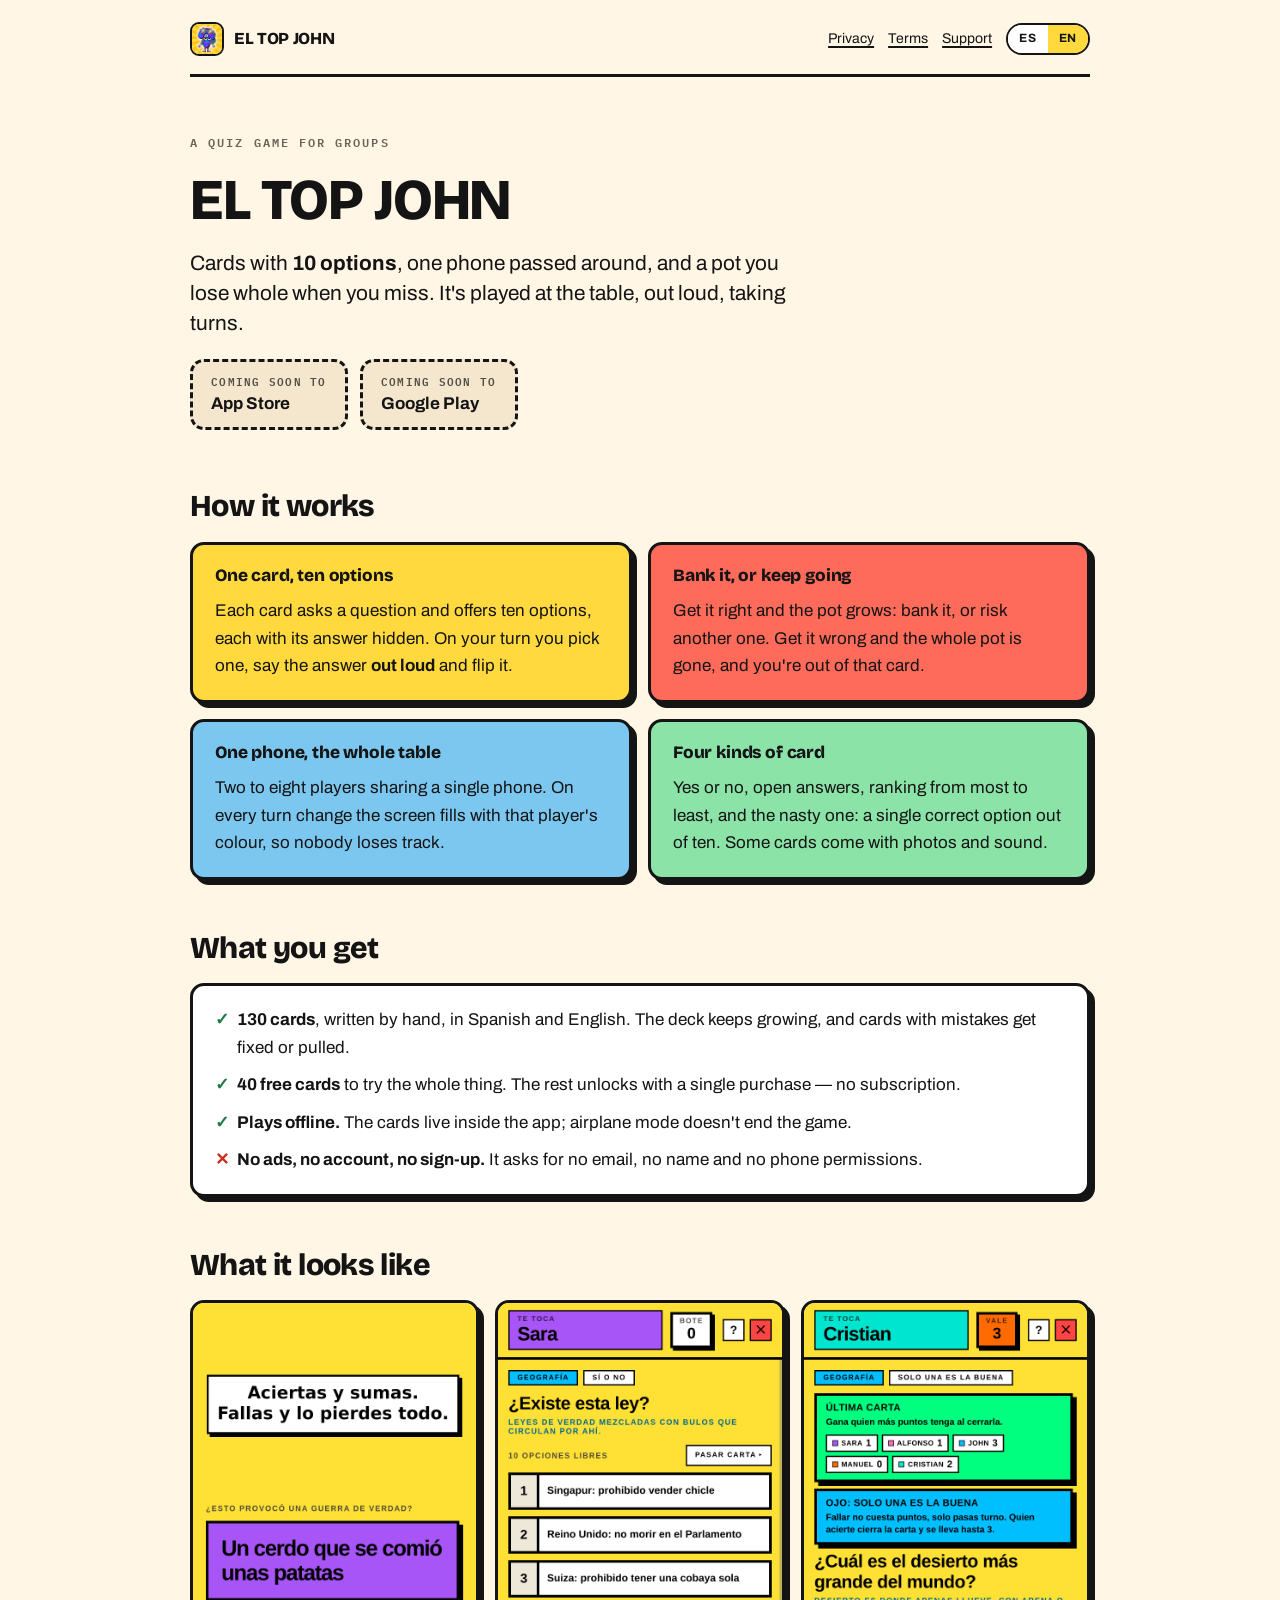
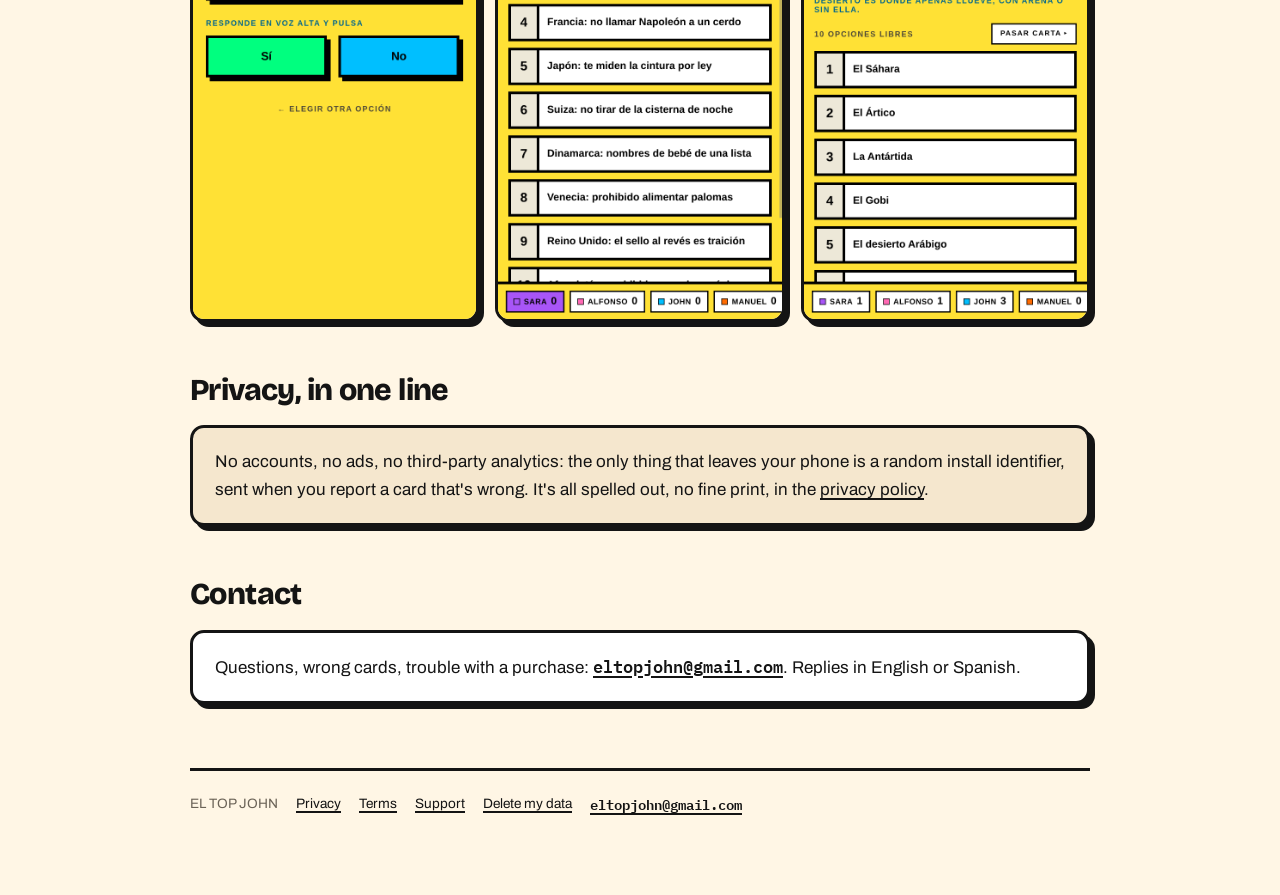
<file: index.html>
<!doctype html>
<html lang="es" data-lang="es">
<head>
<meta charset="utf-8">
<meta name="viewport" content="width=device-width, initial-scale=1">
<title data-es="EL TOP JOHN — juego de preguntas para la mesa" data-en="EL TOP JOHN — a party quiz game">EL TOP JOHN — juego de preguntas para la mesa</title>
<meta name="description" content="Cartas de 10 opciones, un solo móvil y un bote que se pierde entero si fallas. 130 cartas en español e inglés, sin anuncios y sin cuenta.">
<meta name="theme-color" content="#FFD93D">
<link rel="icon" href="assets/favicon.png">
<link rel="apple-touch-icon" href="assets/icon.png">
<link rel="preconnect" href="https://fonts.googleapis.com">
<link rel="preconnect" href="https://fonts.gstatic.com" crossorigin>
<link rel="stylesheet" href="https://fonts.googleapis.com/css2?family=Bricolage+Grotesque:opsz,wght@12..96,600;12..96,800&family=Archivo:wght@400;500;600;700&family=IBM+Plex+Mono:wght@400;600&display=swap">
<link rel="stylesheet" href="assets/styles.css">
<script>(function(){try{var p=new URLSearchParams(location.search).get('lang'),s=localStorage.getItem('eltopjohn.web.lang'),n=(navigator.language||'es').slice(0,2),l=p||s||(n==='en'?'en':'es');document.documentElement.setAttribute('data-lang',l==='en'?'en':'es');}catch(e){}})();</script>
</head>
<body>

<header class="bar wrap">
  <a class="brand" href="./"><img src="assets/icon.png" alt=""> EL TOP JOHN</a>
  <nav>
    <a href="privacidad.html"><span lang="es">Privacidad</span><span lang="en">Privacy</span></a>
    <a href="terminos.html"><span lang="es">Términos</span><span lang="en">Terms</span></a>
    <a href="soporte.html"><span lang="es">Soporte</span><span lang="en">Support</span></a>
  </nav>
  <div class="langs">
    <button type="button" data-set-lang="es" aria-pressed="true">ES</button>
    <button type="button" data-set-lang="en" aria-pressed="false">EN</button>
  </div>
</header>

<main class="wrap">

  <div class="hero">
    <p class="eyebrow"><span lang="es">Juego de preguntas para grupos</span><span lang="en">A quiz game for groups</span></p>
    <h1>EL TOP JOHN</h1>
    <p class="tagline" lang="es">Cartas de <strong>10 opciones</strong>, un solo móvil y un bote que se pierde entero si fallas. Se juega en la mesa, en voz alta y por turnos.</p>
    <p class="tagline" lang="en">Cards with <strong>10 options</strong>, one phone passed around, and a pot you lose whole when you miss. It's played at the table, out loud, taking turns.</p>

    <!-- Cuando la ficha esté publicada, cambia el <span class="store soon"> por:
         <a class="store" href="https://apps.apple.com/app/id6809137317">…</a>
         <a class="store" href="https://play.google.com/store/apps/details?id=com.gestiamigos.eltopjohn">…</a> -->
    <div class="stores">
      <span class="store soon">
        <small lang="es">Pronto en</small><small lang="en">Coming soon to</small>
        App Store
      </span>
      <span class="store soon">
        <small lang="es">Pronto en</small><small lang="en">Coming soon to</small>
        Google Play
      </span>
    </div>
  </div>

  <section>
    <h2><span lang="es">Cómo se juega</span><span lang="en">How it works</span></h2>
    <div class="cards2">
      <div class="box fill-yellow">
        <h3><span lang="es">Una carta, diez opciones</span><span lang="en">One card, ten options</span></h3>
        <p lang="es">Cada carta hace una pregunta y ofrece diez opciones, cada una con su respuesta tapada. En tu turno eliges una, la dices <strong>en voz alta</strong> y la destapas.</p>
        <p lang="en">Each card asks a question and offers ten options, each with its answer hidden. On your turn you pick one, say the answer <strong>out loud</strong> and flip it.</p>
      </div>
      <div class="box fill-coral">
        <h3><span lang="es">El bote, o te plantas</span><span lang="en">Bank it, or keep going</span></h3>
        <p lang="es">Si aciertas, sumas al bote y decides: plantarte y guardar los puntos, o seguir tirando. Si fallas, pierdes el bote entero y quedas fuera de esa carta.</p>
        <p lang="en">Get it right and the pot grows: bank it, or risk another one. Get it wrong and the whole pot is gone, and you're out of that card.</p>
      </div>
      <div class="box fill-sky">
        <h3><span lang="es">Un móvil, toda la mesa</span><span lang="en">One phone, the whole table</span></h3>
        <p lang="es">De 2 a 8 jugadores con un solo teléfono, que se va pasando. En cada cambio de turno la pantalla se llena con el color del que juega para que nadie se pierda.</p>
        <p lang="en">Two to eight players sharing a single phone. On every turn change the screen fills with that player's colour, so nobody loses track.</p>
      </div>
      <div class="box fill-mint">
        <h3><span lang="es">Cuatro tipos de carta</span><span lang="en">Four kinds of card</span></h3>
        <p lang="es">Sí o no, respuesta abierta, ordenar de mayor a menor, y la chunga: una única opción correcta entre diez. Con fotos y con sonido en algunas.</p>
        <p lang="en">Yes or no, open answers, ranking from most to least, and the nasty one: a single correct option out of ten. Some cards come with photos and sound.</p>
      </div>
    </div>
  </section>

  <section>
    <h2><span lang="es">Lo que trae</span><span lang="en">What you get</span></h2>
    <div class="box">
      <ul class="plain">
        <li class="si" lang="es"><strong>130 cartas</strong>, escritas a mano, en español y en inglés. El mazo crece con el tiempo y las cartas con fallos se corrigen o se retiran.</li>
        <li class="si" lang="en"><strong>130 cards</strong>, written by hand, in Spanish and English. The deck keeps growing, and cards with mistakes get fixed or pulled.</li>
        <li class="si" lang="es"><strong>40 cartas gratis</strong> para probarlo entero. El resto se abre con una compra única: no hay suscripción.</li>
        <li class="si" lang="en"><strong>40 free cards</strong> to try the whole thing. The rest unlocks with a single purchase — no subscription.</li>
        <li class="si" lang="es"><strong>Se juega sin conexión.</strong> Las cartas van dentro de la app; el avión no corta la partida.</li>
        <li class="si" lang="en"><strong>Plays offline.</strong> The cards live inside the app; airplane mode doesn't end the game.</li>
        <li class="no" lang="es"><strong>Sin anuncios, sin cuenta y sin registro.</strong> No se pide correo, ni nombre, ni permisos del móvil.</li>
        <li class="no" lang="en"><strong>No ads, no account, no sign-up.</strong> It asks for no email, no name and no phone permissions.</li>
      </ul>
    </div>
  </section>

  <section>
    <h2><span lang="es">Cómo se ve</span><span lang="en">What it looks like</span></h2>
    <ul class="shots">
      <li><img src="assets/shot-01-pregunta.png" alt="" loading="lazy" width="1320" height="2868"></li>
      <li><img src="assets/shot-02-tablero.png" alt="" loading="lazy" width="1320" height="2868"></li>
      <li><img src="assets/shot-06-solo-una.png" alt="" loading="lazy" width="1320" height="2868"></li>
    </ul>
  </section>

  <section>
    <h2><span lang="es">Privacidad, en una línea</span><span lang="en">Privacy, in one line</span></h2>
    <div class="box fill-deep">
      <p lang="es">No hay cuentas, ni anuncios, ni analítica de terceros: lo único que sale del móvil es un identificador aleatorio de la instalación cuando reportas una carta que está mal. Está todo contado, sin letra pequeña, en la <a href="privacidad.html">política de privacidad</a>.</p>
      <p lang="en">No accounts, no ads, no third-party analytics: the only thing that leaves your phone is a random install identifier, sent when you report a card that's wrong. It's all spelled out, no fine print, in the <a href="privacidad.html">privacy policy</a>.</p>
    </div>
  </section>

  <section>
    <h2><span lang="es">Contacto</span><span lang="en">Contact</span></h2>
    <div class="box">
      <p lang="es">Dudas, cartas con fallos, problemas con una compra: <a class="mail" href="mailto:eltopjohn@gmail.com">eltopjohn@gmail.com</a>. Se contesta en español o en inglés.</p>
      <p lang="en">Questions, wrong cards, trouble with a purchase: <a class="mail" href="mailto:eltopjohn@gmail.com">eltopjohn@gmail.com</a>. Replies in English or Spanish.</p>
    </div>
  </section>

</main>

<footer class="foot wrap">
  <span>EL TOP JOHN</span>
  <a href="privacidad.html"><span lang="es">Privacidad</span><span lang="en">Privacy</span></a>
  <a href="terminos.html"><span lang="es">Términos</span><span lang="en">Terms</span></a>
  <a href="soporte.html"><span lang="es">Soporte</span><span lang="en">Support</span></a>
  <a href="eliminar-datos.html"><span lang="es">Borrar mis datos</span><span lang="en">Delete my data</span></a>
  <a class="mail" href="mailto:eltopjohn@gmail.com">eltopjohn@gmail.com</a>
</footer>

<script src="assets/lang.js"></script>
</body>
</html>
</file>
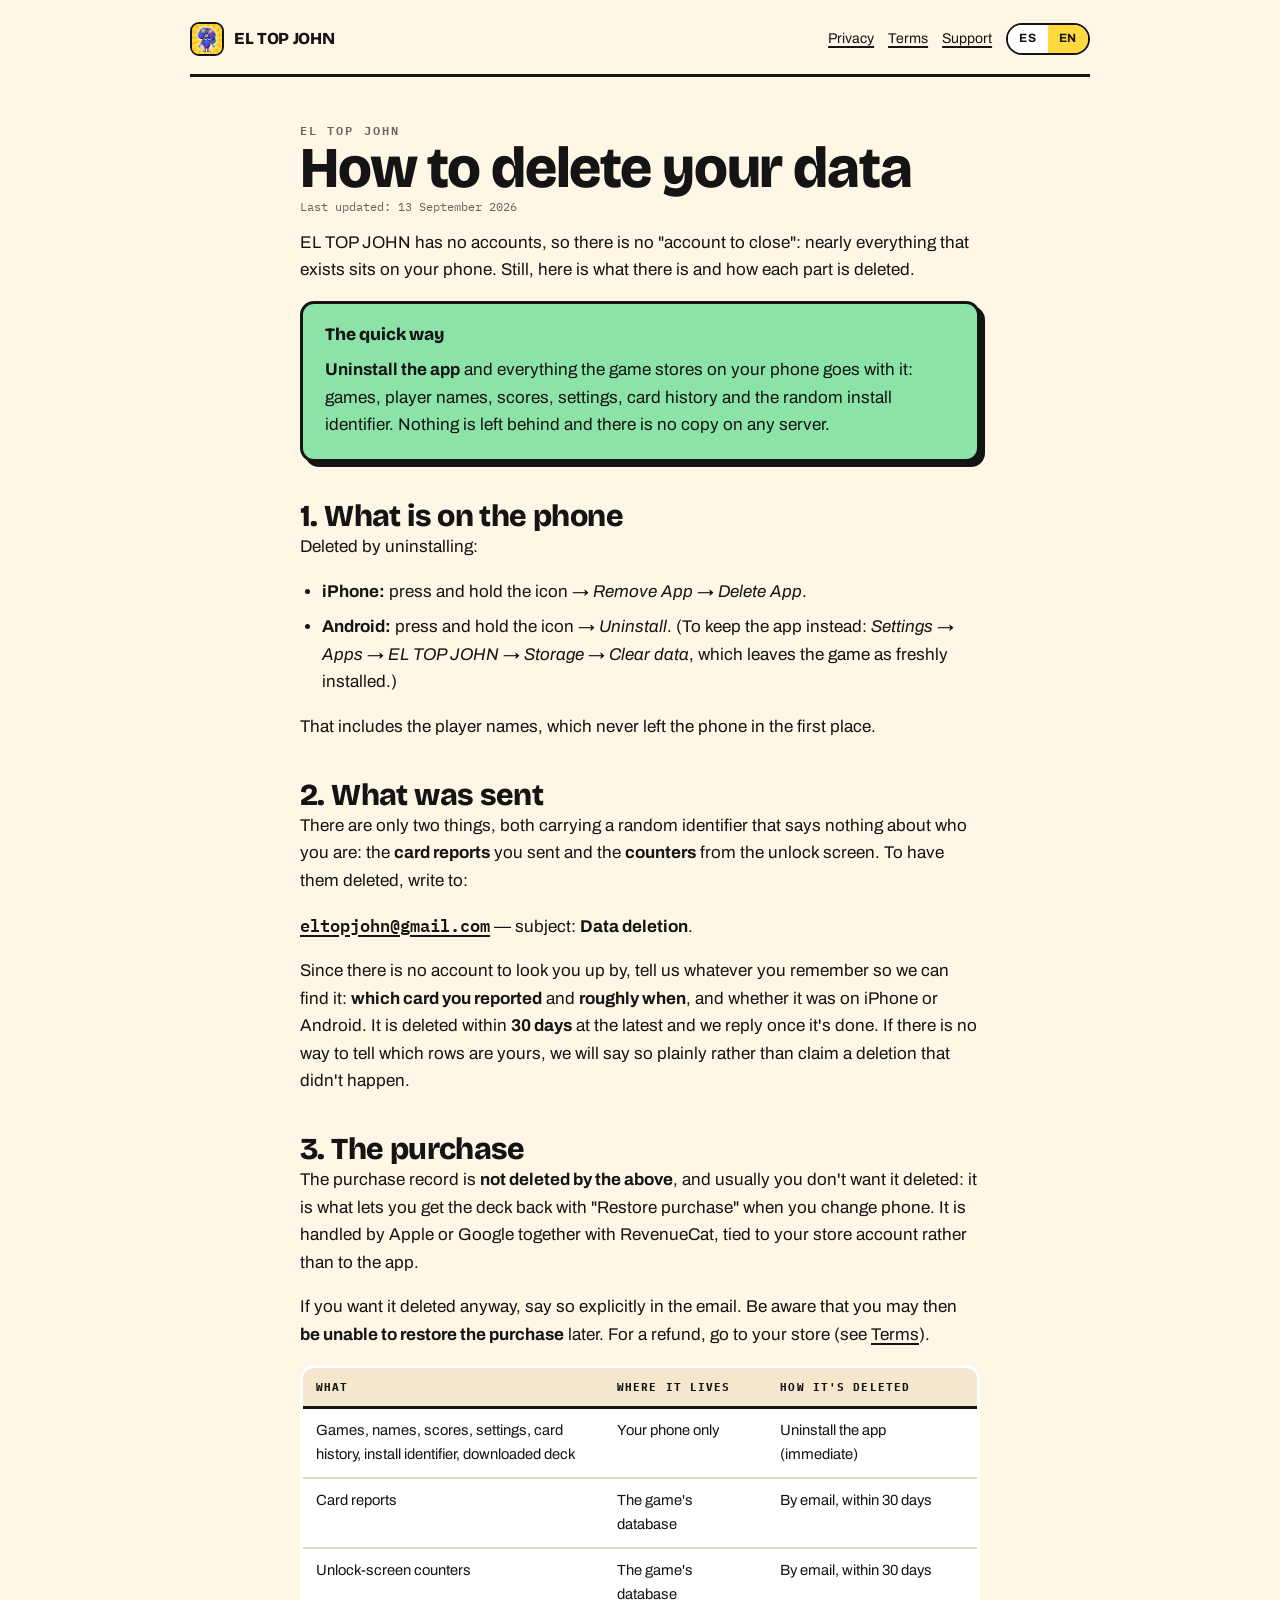
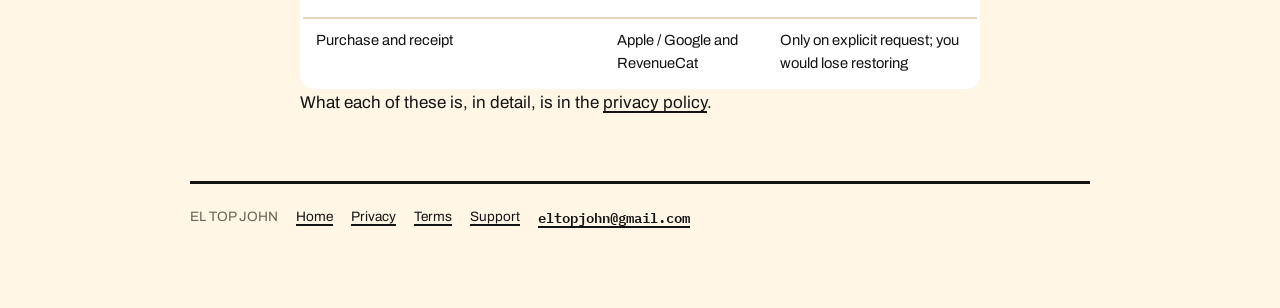
<file: eliminar-datos.html>
<!doctype html>
<html lang="es" data-lang="es">
<head>
<meta charset="utf-8">
<meta name="viewport" content="width=device-width, initial-scale=1">
<title data-es="Cómo borrar tus datos — EL TOP JOHN" data-en="How to delete your data — EL TOP JOHN">Cómo borrar tus datos — EL TOP JOHN</title>
<meta name="description" content="Cómo borrar los datos de EL TOP JOHN: lo que está en el móvil y lo poco que se haya enviado.">
<meta name="theme-color" content="#FFD93D">
<link rel="icon" href="assets/favicon.png">
<link rel="apple-touch-icon" href="assets/icon.png">
<link rel="preconnect" href="https://fonts.googleapis.com">
<link rel="preconnect" href="https://fonts.gstatic.com" crossorigin>
<link rel="stylesheet" href="https://fonts.googleapis.com/css2?family=Bricolage+Grotesque:opsz,wght@12..96,600;12..96,800&family=Archivo:wght@400;500;600;700&family=IBM+Plex+Mono:wght@400;600&display=swap">
<link rel="stylesheet" href="assets/styles.css">
<script>(function(){try{var p=new URLSearchParams(location.search).get('lang'),s=localStorage.getItem('eltopjohn.web.lang'),n=(navigator.language||'es').slice(0,2),l=p||s||(n==='en'?'en':'es');document.documentElement.setAttribute('data-lang',l==='en'?'en':'es');}catch(e){}})();</script>
</head>
<body>

<header class="bar wrap">
  <a class="brand" href="./"><img src="assets/icon.png" alt=""> EL TOP JOHN</a>
  <nav>
    <a href="privacidad.html"><span lang="es">Privacidad</span><span lang="en">Privacy</span></a>
    <a href="terminos.html"><span lang="es">Términos</span><span lang="en">Terms</span></a>
    <a href="soporte.html"><span lang="es">Soporte</span><span lang="en">Support</span></a>
  </nav>
  <div class="langs">
    <button type="button" data-set-lang="es" aria-pressed="true">ES</button>
    <button type="button" data-set-lang="en" aria-pressed="false">EN</button>
  </div>
</header>

<main class="wrap prose legal">

<article lang="es">
  <p class="eyebrow">EL TOP JOHN</p>
  <h1>Cómo borrar tus datos</h1>
  <p class="updated">Última actualización: 13 de septiembre de 2026</p>

  <p>En EL TOP JOHN no hay cuentas, así que no hay «cuenta que cerrar»: casi todo lo que existe está dentro de tu móvil. Aun así, esto es lo que hay y cómo se borra cada cosa.</p>

  <div class="box fill-mint">
    <h3>Lo rápido</h3>
    <p><strong>Desinstala la app</strong> y desaparece todo lo que el juego guarda en tu móvil: partidas, nombres de jugadores, puntuaciones, ajustes, historial de cartas y el identificador aleatorio de la instalación. No queda nada y no hay copia en ningún servidor.</p>
  </div>

  <h2>1. Lo que está en el móvil</h2>
  <p>Se borra desinstalando:</p>
  <ul>
    <li><strong>iPhone:</strong> mantén pulsado el icono → <em>Eliminar app</em> → <em>Eliminar app</em>.</li>
    <li><strong>Android:</strong> mantén pulsado el icono → <em>Desinstalar</em>. (Si prefieres conservar la app: <em>Ajustes → Aplicaciones → EL TOP JOHN → Almacenamiento → Borrar datos</em>, que deja el juego como recién instalado.)</li>
  </ul>
  <p>Ahí van también los nombres de los jugadores, que nunca han salido del teléfono.</p>

  <h2>2. Lo que se haya enviado</h2>
  <p>Solo hay dos cosas, y las dos van con un identificador aleatorio que no dice quién eres: los <strong>reportes de cartas</strong> que hayas mandado y los <strong>contadores</strong> de la pantalla de desbloqueo. Para que se borren, escribe a:</p>
  <p><a class="mail" href="mailto:eltopjohn@gmail.com?subject=Borrado%20de%20datos">eltopjohn@gmail.com</a> — asunto: <strong>Borrado de datos</strong>.</p>
  <p>Como no hay cuenta con la que buscarte, cuéntanos lo que recuerdes para poder localizarlo: <strong>qué carta reportaste</strong> y <strong>más o menos cuándo</strong>, y si fue en iPhone o en Android. Se borra en un plazo máximo de <strong>30 días</strong> y te contestamos cuando esté hecho. Si no hay manera de identificar qué filas son tuyas, te lo diremos claramente en vez de darte por hecho un borrado que no ha pasado.</p>

  <h2>3. La compra</h2>
  <p>El registro de la compra <strong>no se borra con lo anterior</strong>, y normalmente no interesa borrarlo: es lo que permite recuperar el mazo con «Restaurar compra» si cambias de móvil. Lo gestionan Apple o Google junto con RevenueCat, ligado a tu cuenta de la tienda, no a la app.</p>
  <p>Si aun así quieres que se borre, dilo expresamente en el correo. Ten en cuenta que entonces <strong>podrías no poder restaurar la compra</strong> más adelante. Para pedir la devolución del dinero, ve a tu tienda (ver <a href="terminos.html">Términos</a>).</p>

  <div class="scroller">
    <table>
      <thead><tr><th>Qué</th><th>Dónde está</th><th>Cómo se borra</th></tr></thead>
      <tbody>
        <tr><td>Partidas, nombres, puntos, ajustes, historial de cartas, identificador de instalación, mazo descargado</td><td>Solo en tu móvil</td><td>Desinstalando la app (inmediato)</td></tr>
        <tr><td>Reportes de cartas</td><td>Base de datos del juego</td><td>Por correo, en 30 días</td></tr>
        <tr><td>Contadores de la pantalla de desbloqueo</td><td>Base de datos del juego</td><td>Por correo, en 30 días</td></tr>
        <tr><td>Compra y recibo</td><td>Apple / Google y RevenueCat</td><td>Solo si lo pides expresamente; perderías la restauración</td></tr>
      </tbody>
    </table>
  </div>

  <p>El detalle de qué es cada cosa está en la <a href="privacidad.html">política de privacidad</a>.</p>
</article>

<article lang="en">
  <p class="eyebrow">EL TOP JOHN</p>
  <h1>How to delete your data</h1>
  <p class="updated">Last updated: 13 September 2026</p>

  <p>EL TOP JOHN has no accounts, so there is no "account to close": nearly everything that exists sits on your phone. Still, here is what there is and how each part is deleted.</p>

  <div class="box fill-mint">
    <h3>The quick way</h3>
    <p><strong>Uninstall the app</strong> and everything the game stores on your phone goes with it: games, player names, scores, settings, card history and the random install identifier. Nothing is left behind and there is no copy on any server.</p>
  </div>

  <h2>1. What is on the phone</h2>
  <p>Deleted by uninstalling:</p>
  <ul>
    <li><strong>iPhone:</strong> press and hold the icon → <em>Remove App</em> → <em>Delete App</em>.</li>
    <li><strong>Android:</strong> press and hold the icon → <em>Uninstall</em>. (To keep the app instead: <em>Settings → Apps → EL TOP JOHN → Storage → Clear data</em>, which leaves the game as freshly installed.)</li>
  </ul>
  <p>That includes the player names, which never left the phone in the first place.</p>

  <h2>2. What was sent</h2>
  <p>There are only two things, both carrying a random identifier that says nothing about who you are: the <strong>card reports</strong> you sent and the <strong>counters</strong> from the unlock screen. To have them deleted, write to:</p>
  <p><a class="mail" href="mailto:eltopjohn@gmail.com?subject=Data%20deletion">eltopjohn@gmail.com</a> — subject: <strong>Data deletion</strong>.</p>
  <p>Since there is no account to look you up by, tell us whatever you remember so we can find it: <strong>which card you reported</strong> and <strong>roughly when</strong>, and whether it was on iPhone or Android. It is deleted within <strong>30 days</strong> at the latest and we reply once it's done. If there is no way to tell which rows are yours, we will say so plainly rather than claim a deletion that didn't happen.</p>

  <h2>3. The purchase</h2>
  <p>The purchase record is <strong>not deleted by the above</strong>, and usually you don't want it deleted: it is what lets you get the deck back with "Restore purchase" when you change phone. It is handled by Apple or Google together with RevenueCat, tied to your store account rather than to the app.</p>
  <p>If you want it deleted anyway, say so explicitly in the email. Be aware that you may then <strong>be unable to restore the purchase</strong> later. For a refund, go to your store (see <a href="terminos.html">Terms</a>).</p>

  <div class="scroller">
    <table>
      <thead><tr><th>What</th><th>Where it lives</th><th>How it's deleted</th></tr></thead>
      <tbody>
        <tr><td>Games, names, scores, settings, card history, install identifier, downloaded deck</td><td>Your phone only</td><td>Uninstall the app (immediate)</td></tr>
        <tr><td>Card reports</td><td>The game's database</td><td>By email, within 30 days</td></tr>
        <tr><td>Unlock-screen counters</td><td>The game's database</td><td>By email, within 30 days</td></tr>
        <tr><td>Purchase and receipt</td><td>Apple / Google and RevenueCat</td><td>Only on explicit request; you would lose restoring</td></tr>
      </tbody>
    </table>
  </div>

  <p>What each of these is, in detail, is in the <a href="privacidad.html">privacy policy</a>.</p>
</article>

</main>

<footer class="foot wrap">
  <span>EL TOP JOHN</span>
  <a href="./"><span lang="es">Inicio</span><span lang="en">Home</span></a>
  <a href="privacidad.html"><span lang="es">Privacidad</span><span lang="en">Privacy</span></a>
  <a href="terminos.html"><span lang="es">Términos</span><span lang="en">Terms</span></a>
  <a href="soporte.html"><span lang="es">Soporte</span><span lang="en">Support</span></a>
  <a class="mail" href="mailto:eltopjohn@gmail.com">eltopjohn@gmail.com</a>
</footer>

<script src="assets/lang.js"></script>
</body>
</html>
</file>
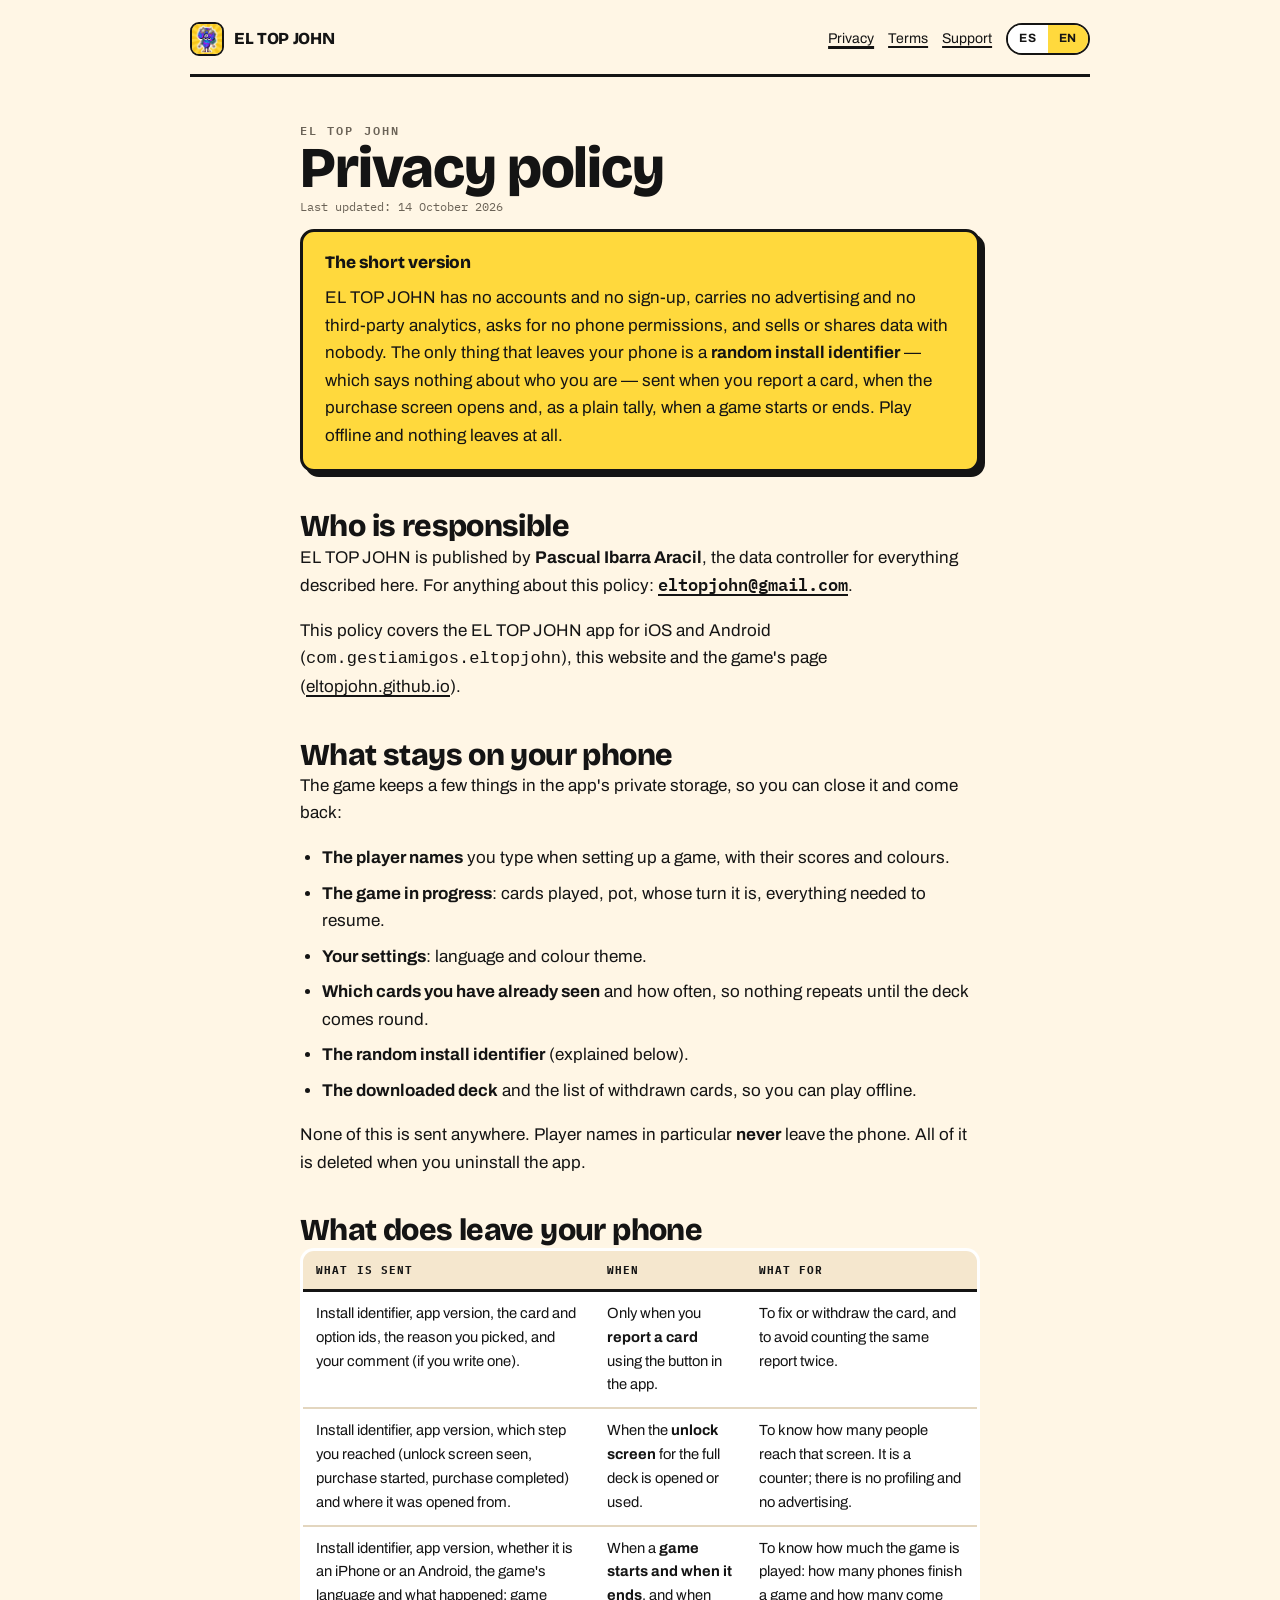
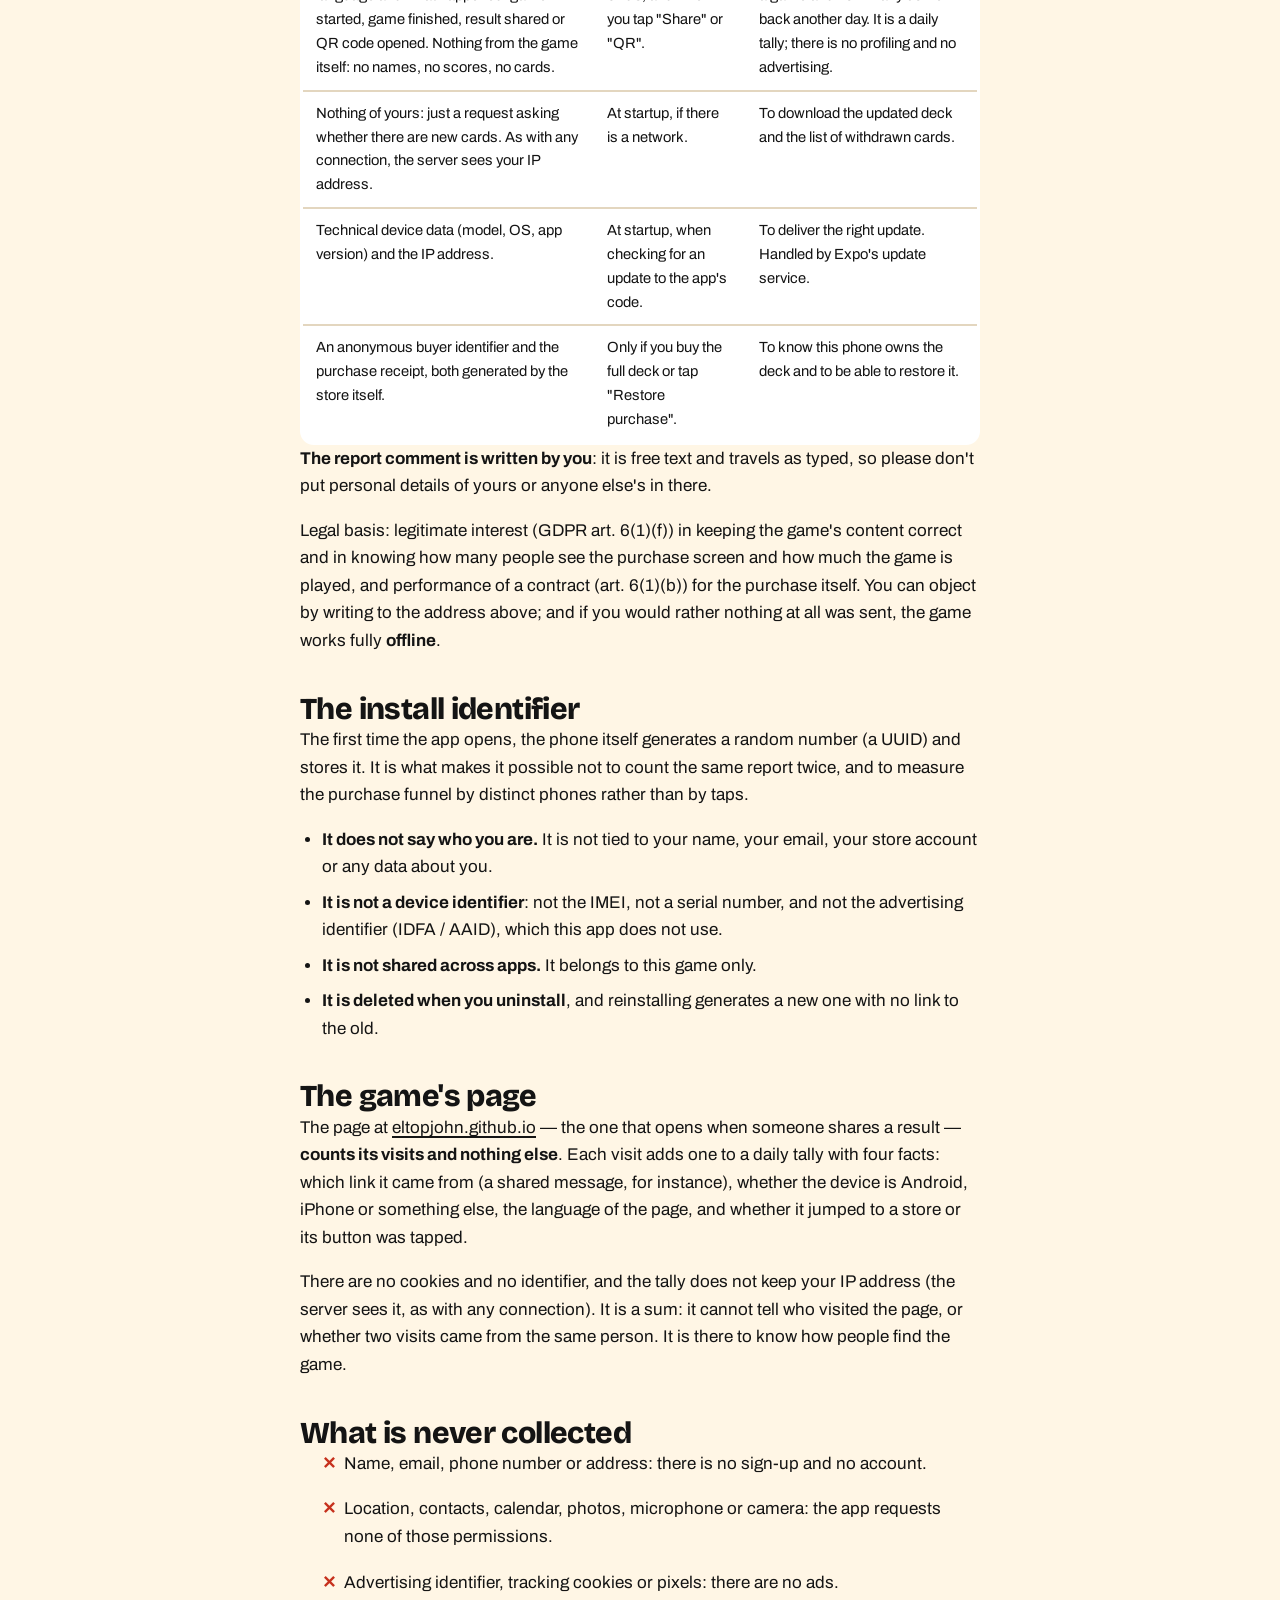
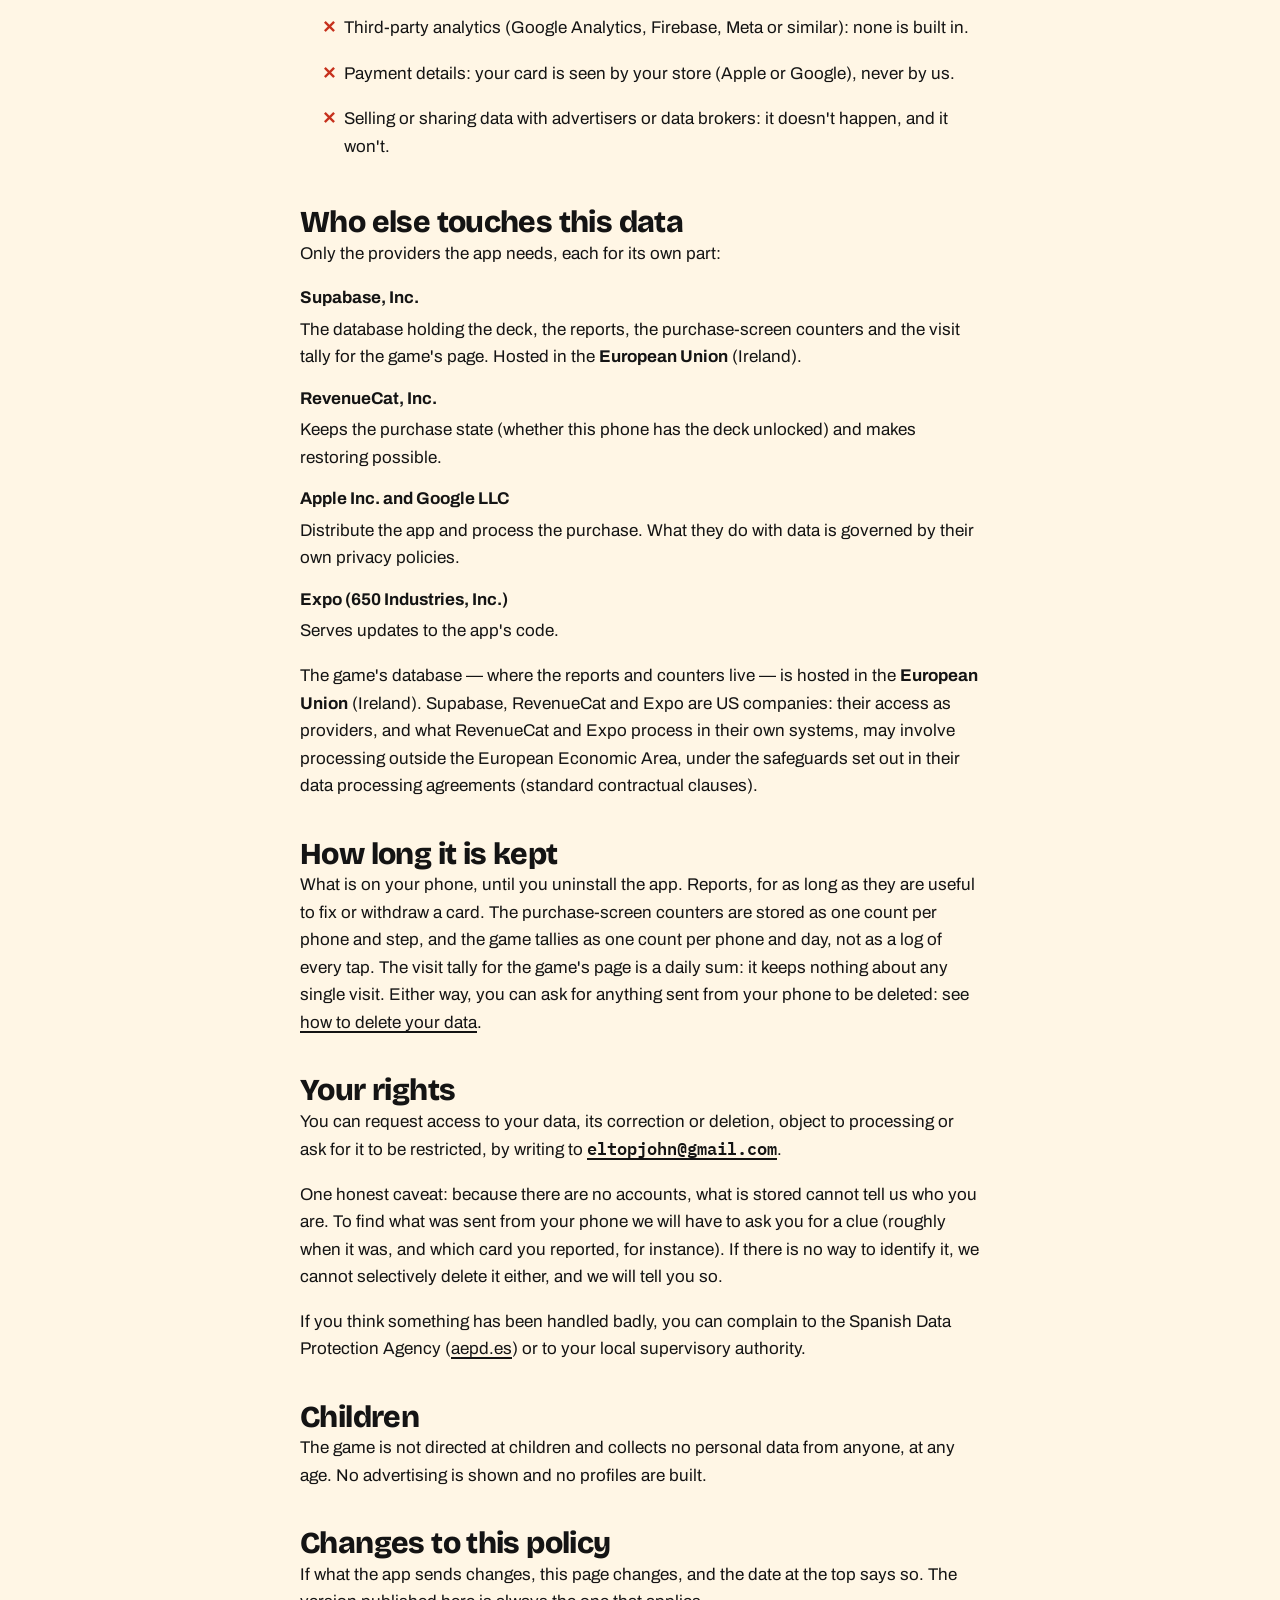
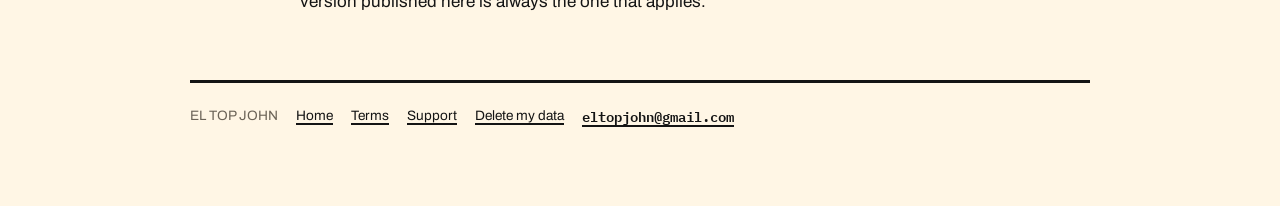
<file: privacidad.html>
<!doctype html>
<html lang="es" data-lang="es">
<head>
<meta charset="utf-8">
<meta name="viewport" content="width=device-width, initial-scale=1">
<title data-es="Política de privacidad — EL TOP JOHN" data-en="Privacy policy — EL TOP JOHN">Política de privacidad — EL TOP JOHN</title>
<meta name="description" content="Qué guarda EL TOP JOHN en tu móvil, qué sale de él y qué no se recoge. Sin cuentas, sin anuncios y sin analítica de terceros.">
<meta name="theme-color" content="#FFD93D">
<link rel="icon" href="assets/favicon.png">
<link rel="apple-touch-icon" href="assets/icon.png">
<link rel="preconnect" href="https://fonts.googleapis.com">
<link rel="preconnect" href="https://fonts.gstatic.com" crossorigin>
<link rel="stylesheet" href="https://fonts.googleapis.com/css2?family=Bricolage+Grotesque:opsz,wght@12..96,600;12..96,800&family=Archivo:wght@400;500;600;700&family=IBM+Plex+Mono:wght@400;600&display=swap">
<link rel="stylesheet" href="assets/styles.css">
<script>(function(){try{var p=new URLSearchParams(location.search).get('lang'),s=localStorage.getItem('eltopjohn.web.lang'),n=(navigator.language||'es').slice(0,2),l=p||s||(n==='en'?'en':'es');document.documentElement.setAttribute('data-lang',l==='en'?'en':'es');}catch(e){}})();</script>
</head>
<body>

<header class="bar wrap">
  <a class="brand" href="./"><img src="assets/icon.png" alt=""> EL TOP JOHN</a>
  <nav>
    <a href="privacidad.html" aria-current="page"><span lang="es">Privacidad</span><span lang="en">Privacy</span></a>
    <a href="terminos.html"><span lang="es">Términos</span><span lang="en">Terms</span></a>
    <a href="soporte.html"><span lang="es">Soporte</span><span lang="en">Support</span></a>
  </nav>
  <div class="langs">
    <button type="button" data-set-lang="es" aria-pressed="true">ES</button>
    <button type="button" data-set-lang="en" aria-pressed="false">EN</button>
  </div>
</header>

<main class="wrap prose legal">

<!-- ============================= ESPAÑOL ============================= -->
<article lang="es">
  <p class="eyebrow">EL TOP JOHN</p>
  <h1>Política de privacidad</h1>
  <p class="updated">Última actualización: 14 de octubre de 2026</p>

  <div class="box fill-yellow">
    <h3>En corto</h3>
    <p>EL TOP JOHN no tiene cuentas ni registro, no lleva publicidad ni analítica de terceros, no pide ningún permiso del móvil y no vende ni cede datos a nadie. Lo único que sale de tu teléfono es un <strong>identificador aleatorio de la instalación</strong> —que no dice quién eres— cuando reportas una carta, cuando se abre la pantalla de compra y, como una simple cuenta, cuando empieza o termina una partida. Si juegas sin conexión, no sale nada.</p>
  </div>

  <h2>Quién responde de esto</h2>
  <p>EL TOP JOHN es una aplicación publicada por <strong>Pascual Ibarra Aracil</strong>, responsable del tratamiento de los datos descritos aquí. Para cualquier cosa relacionada con esta política: <a class="mail" href="mailto:eltopjohn@gmail.com">eltopjohn@gmail.com</a>.</p>
  <p>Esta política cubre la aplicación EL TOP JOHN para iOS y Android (<code>com.gestiamigos.eltopjohn</code>), esta página web y la página del juego (<a href="https://eltopjohn.github.io/">eltopjohn.github.io</a>).</p>

  <h2>Lo que se queda en tu móvil y no sale de ahí</h2>
  <p>El juego guarda unas cuantas cosas en el almacenamiento privado de la app, para que puedas cerrar y volver:</p>
  <ul>
    <li><strong>Los nombres de los jugadores</strong> que escribís al empezar la partida, con sus puntos y su color.</li>
    <li><strong>La partida en curso</strong>: cartas jugadas, bote, turno y todo lo necesario para reanudarla.</li>
    <li><strong>Tus ajustes</strong>: idioma y tema de colores.</li>
    <li><strong>Qué cartas te han salido ya</strong> y cuántas veces, para no repetirte una hasta dar la vuelta al mazo.</li>
    <li><strong>El identificador aleatorio de la instalación</strong> (abajo se explica qué es).</li>
    <li><strong>El mazo descargado</strong> y la lista de cartas retiradas, para poder jugar sin conexión.</li>
  </ul>
  <p>Nada de esto se envía a ningún sitio. Los nombres de los jugadores en concreto <strong>nunca</strong> salen del teléfono. Todo ello se borra al desinstalar la app.</p>

  <h2>Lo que sí sale del móvil</h2>
  <div class="scroller">
    <table>
      <thead>
        <tr><th>Qué se envía</th><th>Cuándo</th><th>Para qué</th></tr>
      </thead>
      <tbody>
        <tr>
          <td>Identificador de instalación, versión de la app, id de la carta y de la opción, motivo elegido y el comentario que escribas (si escribes uno).</td>
          <td>Solo cuando <strong>reportas una carta</strong> desde el botón de la app.</td>
          <td>Corregir o retirar la carta, y no contar dos veces el mismo reporte.</td>
        </tr>
        <tr>
          <td>Identificador de instalación, versión de la app, en qué paso estás (pantalla de compra vista, compra iniciada, compra hecha) y desde dónde se abrió.</td>
          <td>Cuando se abre o se usa la <strong>pantalla de desbloqueo</strong> del mazo completo.</td>
          <td>Saber cuánta gente llega a esa pantalla. Es un contador; no hay perfilado ni publicidad.</td>
        </tr>
        <tr>
          <td>Identificador de instalación, versión de la app, si es iPhone o Android, el idioma del juego y qué ha pasado: partida empezada, partida terminada, resultado compartido o código QR abierto. Nada de la partida: ni nombres, ni puntos, ni cartas.</td>
          <td>Al <strong>empezar y al terminar una partida</strong>, y al pulsar «Compartir» o «QR».</td>
          <td>Saber cuánto se juega: cuántos móviles terminan una partida y cuántos vuelven otro día. Es una cuenta por día; no hay perfilado ni publicidad.</td>
        </tr>
        <tr>
          <td>Nada tuyo: solo una petición para ver si hay cartas nuevas. Como en cualquier conexión, el servidor ve tu dirección IP.</td>
          <td>Al arrancar la app, si hay red.</td>
          <td>Descargar el mazo actualizado y la lista de cartas retiradas.</td>
        </tr>
        <tr>
          <td>Datos técnicos del dispositivo (modelo, sistema, versión de la app) y la dirección IP.</td>
          <td>Al arrancar, al comprobar si hay una actualización del código de la app.</td>
          <td>Entregar la actualización correcta. Lo gestiona el servicio de actualizaciones de Expo.</td>
        </tr>
        <tr>
          <td>Un identificador anónimo de comprador y el recibo de la compra, que genera la propia tienda.</td>
          <td>Solo si compras el mazo completo o pulsas «Restaurar compra».</td>
          <td>Saber que ese móvil tiene el mazo comprado y poder restaurarlo.</td>
        </tr>
      </tbody>
    </table>
  </div>
  <p><strong>El comentario del reporte lo escribes tú</strong>: es texto libre y viaja tal cual, así que no escribas ahí datos personales tuyos ni de nadie.</p>
  <p>Base legal: el interés legítimo (art. 6.1.f del RGPD) en mantener el contenido del juego correcto y en saber cuánta gente ve la pantalla de compra y cuánto se juega, y la ejecución del contrato (art. 6.1.b) en lo que toca a la compra. Puedes oponerte escribiendo al correo de arriba; y si prefieres que no salga absolutamente nada, el juego funciona entero <strong>sin conexión</strong>.</p>

  <h2>El identificador de instalación</h2>
  <p>La primera vez que se abre la app, el propio móvil genera un número aleatorio (un UUID) y lo guarda. Es lo que permite no contar dos veces el mismo reporte y medir el embudo por móviles distintos en vez de por toques.</p>
  <ul>
    <li><strong>No dice quién eres.</strong> No va unido a tu nombre, tu correo, tu cuenta de la tienda ni a ningún dato tuyo.</li>
    <li><strong>No es un identificador del dispositivo</strong> ni del hardware: no es el IMEI, ni el número de serie, ni el identificador de publicidad (IDFA / AAID), que esta app no usa.</li>
    <li><strong>No se comparte entre apps.</strong> Es propio de este juego.</li>
    <li><strong>Se borra al desinstalar</strong>, y una reinstalación genera uno nuevo sin relación con el anterior.</li>
  </ul>

  <h2>La página del juego</h2>
  <p>La página <a href="https://eltopjohn.github.io/">eltopjohn.github.io</a> —la que se abre cuando alguien comparte un resultado— <strong>cuenta sus visitas y nada más</strong>. Cada visita suma uno a una cuenta del día con cuatro datos: de qué enlace viene (un mensaje compartido, por ejemplo), si el dispositivo es Android, iPhone u otro, el idioma de la página y si se saltó a una tienda o se pulsó su botón.</p>
  <p>No hay cookies ni identificador, y la cuenta no guarda tu dirección IP (el servidor la ve, como en cualquier conexión). Es una suma: con ella no se puede saber quién visitó la página, ni si dos visitas son de la misma persona. Sirve para saber por dónde llega la gente al juego.</p>

  <h2>Lo que no se recoge, ni aquí ni en ningún sitio</h2>
  <ul class="plain">
    <li class="no">Nombre, correo, teléfono o dirección: no hay registro ni cuenta.</li>
    <li class="no">Ubicación, contactos, calendario, fotos, micrófono o cámara: la app no pide esos permisos.</li>
    <li class="no">Identificador de publicidad, cookies de seguimiento o píxeles: no hay anuncios.</li>
    <li class="no">Analítica de terceros (Google Analytics, Firebase, Meta o similares): no hay ninguna integrada.</li>
    <li class="no">Datos de pago: la tarjeta la ve tu tienda (Apple o Google), nunca nosotros.</li>
    <li class="no">Venta o cesión de datos a anunciantes o a intermediarios de datos: no se hace, y no se va a hacer.</li>
  </ul>

  <h2>Quién más toca estos datos</h2>
  <p>Solo los proveedores necesarios para que la app funcione, cada uno con lo suyo:</p>
  <dl>
    <dt>Supabase, Inc.</dt>
    <dd>Base de datos donde viven el mazo, los reportes, los contadores de la pantalla de compra y la cuenta de visitas de la página del juego. Alojada en la <strong>Unión Europea</strong> (Irlanda).</dd>
    <dt>RevenueCat, Inc.</dt>
    <dd>Gestiona el estado de la compra (si este móvil tiene el mazo desbloqueado) y permite restaurarla.</dd>
    <dt>Apple Inc. y Google LLC</dt>
    <dd>Distribuyen la app y cobran la compra. Lo que traten ellos se rige por sus propias políticas de privacidad.</dd>
    <dt>Expo (650 Industries, Inc.)</dt>
    <dd>Sirve las actualizaciones del código de la app.</dd>
  </dl>
  <p>La base de datos del juego —donde están los reportes y los contadores— está alojada en la <strong>Unión Europea</strong> (Irlanda). Supabase, RevenueCat y Expo son empresas estadounidenses: su acceso como proveedores, y lo que RevenueCat y Expo tratan en sus propios sistemas, puede suponer un tratamiento fuera del Espacio Económico Europeo, con las garantías previstas en sus acuerdos de tratamiento de datos (cláusulas contractuales tipo).</p>

  <h2>Cuánto tiempo se guarda</h2>
  <p>Lo del móvil, hasta que desinstales la app. Los reportes, mientras sigan sirviendo para corregir o retirar una carta. Los contadores de la pantalla de compra se guardan como una cuenta por móvil y paso, y los de las partidas como una cuenta por móvil y día, no como un registro de cada toque. La cuenta de visitas de la página del juego es una suma por día: no guarda nada de cada visita. En cualquier caso, puedes pedir que se borre lo enviado desde tu móvil: ver <a href="eliminar-datos.html">cómo borrar tus datos</a>.</p>

  <h2>Tus derechos</h2>
  <p>Puedes pedir acceso a tus datos, su rectificación o su supresión, oponerte al tratamiento o pedir su limitación, escribiendo a <a class="mail" href="mailto:eltopjohn@gmail.com">eltopjohn@gmail.com</a>.</p>
  <p>Aquí hay una pega honesta: como no hay cuentas, lo que se guarda no permite saber quién eres. Para localizar lo enviado desde tu móvil tendremos que pedirte alguna pista (la fecha aproximada y la carta que reportaste, por ejemplo). Si no hay forma de identificarlo, tampoco podemos borrarlo selectivamente, y así te lo diremos.</p>
  <p>Si crees que algo no se ha hecho bien, puedes reclamar ante la Agencia Española de Protección de Datos (<a href="https://www.aepd.es">aepd.es</a>).</p>

  <h2>Menores</h2>
  <p>El juego no está dirigido a niños y no recoge datos personales de nadie, tenga la edad que tenga. Tampoco se muestra publicidad ni se hacen perfiles.</p>

  <h2>Cambios en esta política</h2>
  <p>Si cambia lo que la app envía, cambia esta página, y la fecha de arriba lo dice. La versión publicada aquí es siempre la que vale.</p>
</article>

<!-- ============================= ENGLISH ============================= -->
<article lang="en">
  <p class="eyebrow">EL TOP JOHN</p>
  <h1>Privacy policy</h1>
  <p class="updated">Last updated: 14 October 2026</p>

  <div class="box fill-yellow">
    <h3>The short version</h3>
    <p>EL TOP JOHN has no accounts and no sign-up, carries no advertising and no third-party analytics, asks for no phone permissions, and sells or shares data with nobody. The only thing that leaves your phone is a <strong>random install identifier</strong> — which says nothing about who you are — sent when you report a card, when the purchase screen opens and, as a plain tally, when a game starts or ends. Play offline and nothing leaves at all.</p>
  </div>

  <h2>Who is responsible</h2>
  <p>EL TOP JOHN is published by <strong>Pascual Ibarra Aracil</strong>, the data controller for everything described here. For anything about this policy: <a class="mail" href="mailto:eltopjohn@gmail.com">eltopjohn@gmail.com</a>.</p>
  <p>This policy covers the EL TOP JOHN app for iOS and Android (<code>com.gestiamigos.eltopjohn</code>), this website and the game's page (<a href="https://eltopjohn.github.io/en/">eltopjohn.github.io</a>).</p>

  <h2>What stays on your phone</h2>
  <p>The game keeps a few things in the app's private storage, so you can close it and come back:</p>
  <ul>
    <li><strong>The player names</strong> you type when setting up a game, with their scores and colours.</li>
    <li><strong>The game in progress</strong>: cards played, pot, whose turn it is, everything needed to resume.</li>
    <li><strong>Your settings</strong>: language and colour theme.</li>
    <li><strong>Which cards you have already seen</strong> and how often, so nothing repeats until the deck comes round.</li>
    <li><strong>The random install identifier</strong> (explained below).</li>
    <li><strong>The downloaded deck</strong> and the list of withdrawn cards, so you can play offline.</li>
  </ul>
  <p>None of this is sent anywhere. Player names in particular <strong>never</strong> leave the phone. All of it is deleted when you uninstall the app.</p>

  <h2>What does leave your phone</h2>
  <div class="scroller">
    <table>
      <thead>
        <tr><th>What is sent</th><th>When</th><th>What for</th></tr>
      </thead>
      <tbody>
        <tr>
          <td>Install identifier, app version, the card and option ids, the reason you picked, and your comment (if you write one).</td>
          <td>Only when you <strong>report a card</strong> using the button in the app.</td>
          <td>To fix or withdraw the card, and to avoid counting the same report twice.</td>
        </tr>
        <tr>
          <td>Install identifier, app version, which step you reached (unlock screen seen, purchase started, purchase completed) and where it was opened from.</td>
          <td>When the <strong>unlock screen</strong> for the full deck is opened or used.</td>
          <td>To know how many people reach that screen. It is a counter; there is no profiling and no advertising.</td>
        </tr>
        <tr>
          <td>Install identifier, app version, whether it is an iPhone or an Android, the game's language and what happened: game started, game finished, result shared or QR code opened. Nothing from the game itself: no names, no scores, no cards.</td>
          <td>When a <strong>game starts and when it ends</strong>, and when you tap "Share" or "QR".</td>
          <td>To know how much the game is played: how many phones finish a game and how many come back another day. It is a daily tally; there is no profiling and no advertising.</td>
        </tr>
        <tr>
          <td>Nothing of yours: just a request asking whether there are new cards. As with any connection, the server sees your IP address.</td>
          <td>At startup, if there is a network.</td>
          <td>To download the updated deck and the list of withdrawn cards.</td>
        </tr>
        <tr>
          <td>Technical device data (model, OS, app version) and the IP address.</td>
          <td>At startup, when checking for an update to the app's code.</td>
          <td>To deliver the right update. Handled by Expo's update service.</td>
        </tr>
        <tr>
          <td>An anonymous buyer identifier and the purchase receipt, both generated by the store itself.</td>
          <td>Only if you buy the full deck or tap "Restore purchase".</td>
          <td>To know this phone owns the deck and to be able to restore it.</td>
        </tr>
      </tbody>
    </table>
  </div>
  <p><strong>The report comment is written by you</strong>: it is free text and travels as typed, so please don't put personal details of yours or anyone else's in there.</p>
  <p>Legal basis: legitimate interest (GDPR art. 6(1)(f)) in keeping the game's content correct and in knowing how many people see the purchase screen and how much the game is played, and performance of a contract (art. 6(1)(b)) for the purchase itself. You can object by writing to the address above; and if you would rather nothing at all was sent, the game works fully <strong>offline</strong>.</p>

  <h2>The install identifier</h2>
  <p>The first time the app opens, the phone itself generates a random number (a UUID) and stores it. It is what makes it possible not to count the same report twice, and to measure the purchase funnel by distinct phones rather than by taps.</p>
  <ul>
    <li><strong>It does not say who you are.</strong> It is not tied to your name, your email, your store account or any data about you.</li>
    <li><strong>It is not a device identifier</strong>: not the IMEI, not a serial number, and not the advertising identifier (IDFA / AAID), which this app does not use.</li>
    <li><strong>It is not shared across apps.</strong> It belongs to this game only.</li>
    <li><strong>It is deleted when you uninstall</strong>, and reinstalling generates a new one with no link to the old.</li>
  </ul>

  <h2>The game's page</h2>
  <p>The page at <a href="https://eltopjohn.github.io/en/">eltopjohn.github.io</a> — the one that opens when someone shares a result — <strong>counts its visits and nothing else</strong>. Each visit adds one to a daily tally with four facts: which link it came from (a shared message, for instance), whether the device is Android, iPhone or something else, the language of the page, and whether it jumped to a store or its button was tapped.</p>
  <p>There are no cookies and no identifier, and the tally does not keep your IP address (the server sees it, as with any connection). It is a sum: it cannot tell who visited the page, or whether two visits came from the same person. It is there to know how people find the game.</p>

  <h2>What is never collected</h2>
  <ul class="plain">
    <li class="no">Name, email, phone number or address: there is no sign-up and no account.</li>
    <li class="no">Location, contacts, calendar, photos, microphone or camera: the app requests none of those permissions.</li>
    <li class="no">Advertising identifier, tracking cookies or pixels: there are no ads.</li>
    <li class="no">Third-party analytics (Google Analytics, Firebase, Meta or similar): none is built in.</li>
    <li class="no">Payment details: your card is seen by your store (Apple or Google), never by us.</li>
    <li class="no">Selling or sharing data with advertisers or data brokers: it doesn't happen, and it won't.</li>
  </ul>

  <h2>Who else touches this data</h2>
  <p>Only the providers the app needs, each for its own part:</p>
  <dl>
    <dt>Supabase, Inc.</dt>
    <dd>The database holding the deck, the reports, the purchase-screen counters and the visit tally for the game's page. Hosted in the <strong>European Union</strong> (Ireland).</dd>
    <dt>RevenueCat, Inc.</dt>
    <dd>Keeps the purchase state (whether this phone has the deck unlocked) and makes restoring possible.</dd>
    <dt>Apple Inc. and Google LLC</dt>
    <dd>Distribute the app and process the purchase. What they do with data is governed by their own privacy policies.</dd>
    <dt>Expo (650 Industries, Inc.)</dt>
    <dd>Serves updates to the app's code.</dd>
  </dl>
  <p>The game's database — where the reports and counters live — is hosted in the <strong>European Union</strong> (Ireland). Supabase, RevenueCat and Expo are US companies: their access as providers, and what RevenueCat and Expo process in their own systems, may involve processing outside the European Economic Area, under the safeguards set out in their data processing agreements (standard contractual clauses).</p>

  <h2>How long it is kept</h2>
  <p>What is on your phone, until you uninstall the app. Reports, for as long as they are useful to fix or withdraw a card. The purchase-screen counters are stored as one count per phone and step, and the game tallies as one count per phone and day, not as a log of every tap. The visit tally for the game's page is a daily sum: it keeps nothing about any single visit. Either way, you can ask for anything sent from your phone to be deleted: see <a href="eliminar-datos.html">how to delete your data</a>.</p>

  <h2>Your rights</h2>
  <p>You can request access to your data, its correction or deletion, object to processing or ask for it to be restricted, by writing to <a class="mail" href="mailto:eltopjohn@gmail.com">eltopjohn@gmail.com</a>.</p>
  <p>One honest caveat: because there are no accounts, what is stored cannot tell us who you are. To find what was sent from your phone we will have to ask you for a clue (roughly when it was, and which card you reported, for instance). If there is no way to identify it, we cannot selectively delete it either, and we will tell you so.</p>
  <p>If you think something has been handled badly, you can complain to the Spanish Data Protection Agency (<a href="https://www.aepd.es">aepd.es</a>) or to your local supervisory authority.</p>

  <h2>Children</h2>
  <p>The game is not directed at children and collects no personal data from anyone, at any age. No advertising is shown and no profiles are built.</p>

  <h2>Changes to this policy</h2>
  <p>If what the app sends changes, this page changes, and the date at the top says so. The version published here is always the one that applies.</p>
</article>

</main>

<footer class="foot wrap">
  <span>EL TOP JOHN</span>
  <a href="./"><span lang="es">Inicio</span><span lang="en">Home</span></a>
  <a href="terminos.html"><span lang="es">Términos</span><span lang="en">Terms</span></a>
  <a href="soporte.html"><span lang="es">Soporte</span><span lang="en">Support</span></a>
  <a href="eliminar-datos.html"><span lang="es">Borrar mis datos</span><span lang="en">Delete my data</span></a>
  <a class="mail" href="mailto:eltopjohn@gmail.com">eltopjohn@gmail.com</a>
</footer>

<script src="assets/lang.js"></script>
</body>
</html>
</file>
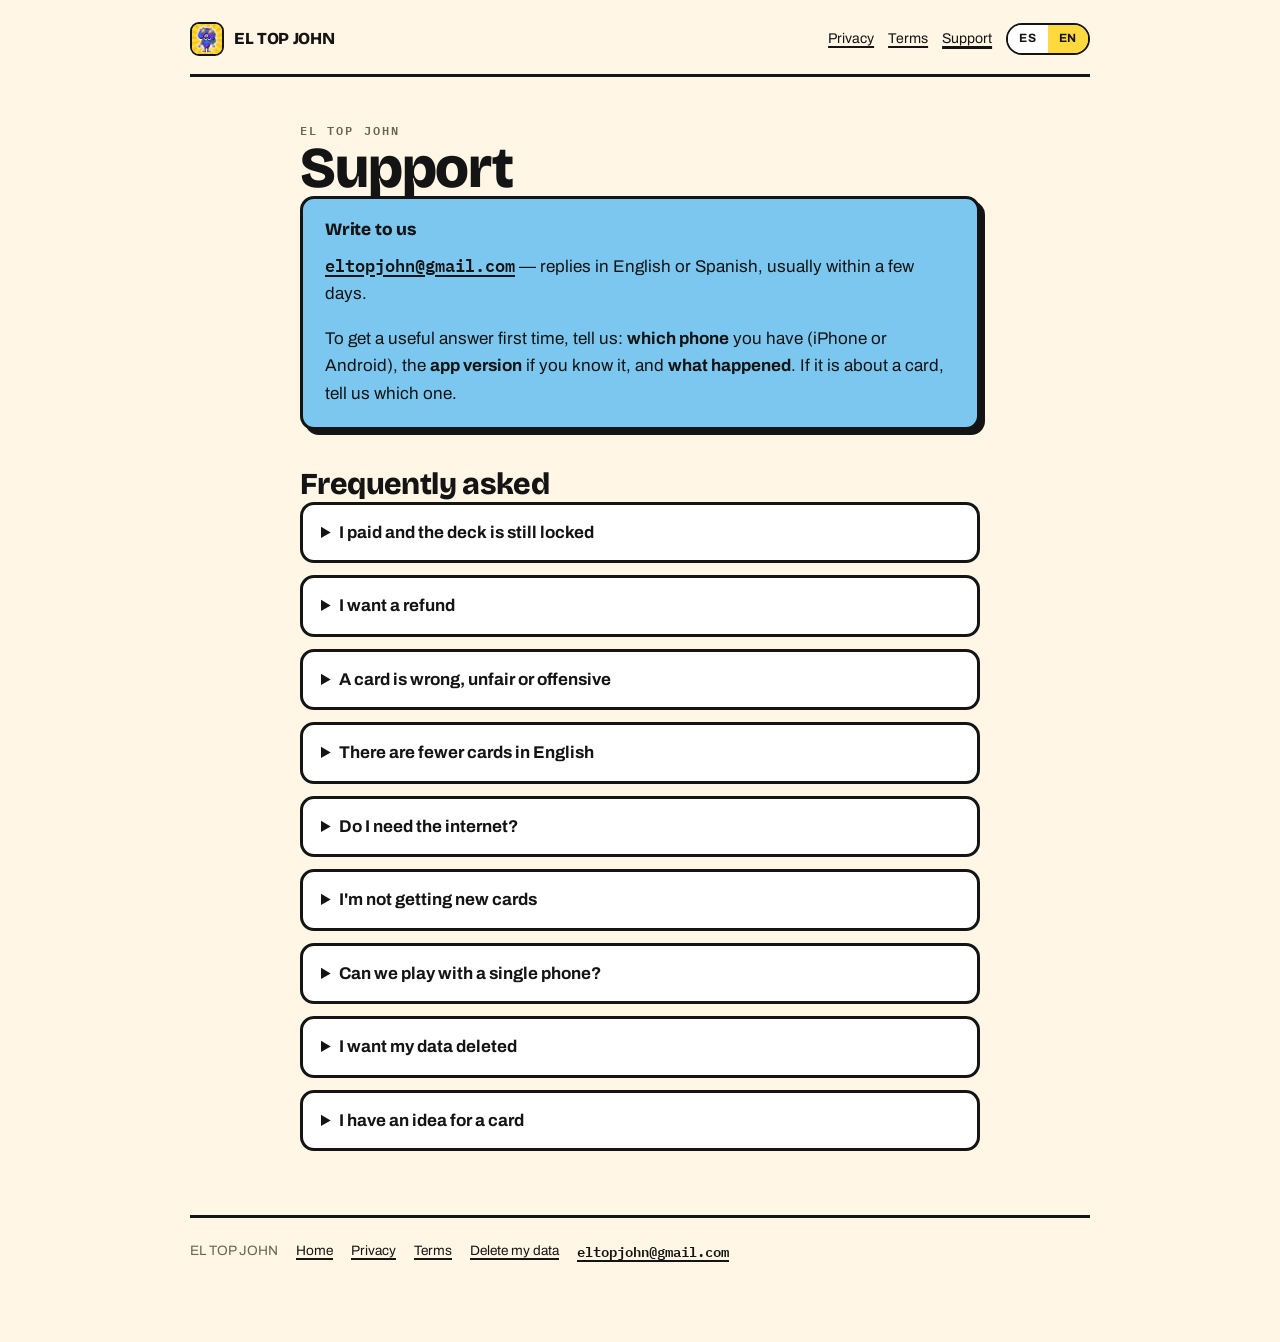
<file: soporte.html>
<!doctype html>
<html lang="es" data-lang="es">
<head>
<meta charset="utf-8">
<meta name="viewport" content="width=device-width, initial-scale=1">
<title data-es="Soporte — EL TOP JOHN" data-en="Support — EL TOP JOHN">Soporte — EL TOP JOHN</title>
<meta name="description" content="Ayuda de EL TOP JOHN: compras, restaurar, cartas con fallos, idiomas y contacto.">
<meta name="theme-color" content="#FFD93D">
<link rel="icon" href="assets/favicon.png">
<link rel="apple-touch-icon" href="assets/icon.png">
<link rel="preconnect" href="https://fonts.googleapis.com">
<link rel="preconnect" href="https://fonts.gstatic.com" crossorigin>
<link rel="stylesheet" href="https://fonts.googleapis.com/css2?family=Bricolage+Grotesque:opsz,wght@12..96,600;12..96,800&family=Archivo:wght@400;500;600;700&family=IBM+Plex+Mono:wght@400;600&display=swap">
<link rel="stylesheet" href="assets/styles.css">
<script>(function(){try{var p=new URLSearchParams(location.search).get('lang'),s=localStorage.getItem('eltopjohn.web.lang'),n=(navigator.language||'es').slice(0,2),l=p||s||(n==='en'?'en':'es');document.documentElement.setAttribute('data-lang',l==='en'?'en':'es');}catch(e){}})();</script>
</head>
<body>

<header class="bar wrap">
  <a class="brand" href="./"><img src="assets/icon.png" alt=""> EL TOP JOHN</a>
  <nav>
    <a href="privacidad.html"><span lang="es">Privacidad</span><span lang="en">Privacy</span></a>
    <a href="terminos.html"><span lang="es">Términos</span><span lang="en">Terms</span></a>
    <a href="soporte.html" aria-current="page"><span lang="es">Soporte</span><span lang="en">Support</span></a>
  </nav>
  <div class="langs">
    <button type="button" data-set-lang="es" aria-pressed="true">ES</button>
    <button type="button" data-set-lang="en" aria-pressed="false">EN</button>
  </div>
</header>

<main class="wrap prose legal">

<article lang="es">
  <p class="eyebrow">EL TOP JOHN</p>
  <h1>Soporte</h1>

  <div class="box fill-sky">
    <h3>Escríbenos</h3>
    <p><a class="mail" href="mailto:eltopjohn@gmail.com">eltopjohn@gmail.com</a> — se contesta en español o en inglés, normalmente en unos días.</p>
    <p>Para que la respuesta sirva a la primera, cuenta: <strong>qué móvil</strong> tienes (iPhone o Android), la <strong>versión de la app</strong> si la sabes, y <strong>qué pasó</strong>. Si es una carta, dinos cuál.</p>
  </div>

  <h2>Preguntas frecuentes</h2>

  <details class="faq">
    <summary>He pagado y el mazo sigue cerrado</summary>
    <p>Abre el menú y pulsa <strong>Restaurar compra</strong>, con conexión a internet. La compra va ligada a la cuenta de la tienda con la que compraste: si el móvil está con otra cuenta de Apple o de Google, no la va a encontrar.</p>
    <p>Si con la cuenta correcta sigue sin abrirse, escríbenos con la fecha de la compra y lo arreglamos.</p>
  </details>

  <details class="faq">
    <summary>Quiero que me devuelvan el dinero</summary>
    <p>El cobro lo hace la tienda, así que la devolución también: <a href="https://reportaproblem.apple.com">reportaproblem.apple.com</a> si compraste en iPhone, o el <a href="https://play.google.com/store/account/orderhistory">historial de pedidos de Google Play</a> si fue en Android. Si te atascas, escríbenos.</p>
  </details>

  <details class="faq">
    <summary>Una carta está mal, es injusta o es ofensiva</summary>
    <p>Dentro de la carta hay un botón para <strong>reportarla</strong>: eliges el motivo (respuesta incorrecta, orden mal, desactualizada, mal escrita, ofensiva…) y puedes añadir un comentario. Llega directo y se revisa.</p>
    <p>Una carta con un fallo gordo se retira del mazo para todo el mundo en la siguiente conexión; otras se corrigen y vuelven arregladas. Es la vía más rápida: mucho más que el correo.</p>
  </details>

  <details class="faq">
    <summary>Al cambiar a inglés hay menos cartas</summary>
    <p>Es a propósito. En inglés solo se reparten las cartas <strong>traducidas enteras</strong>: media carta en español no se puede jugar. A medida que se traducen, el contador sube. Por eso el idioma se cambia desde el menú y no en mitad de una partida.</p>
  </details>

  <details class="faq">
    <summary>¿Hace falta internet?</summary>
    <p>No. Las cartas van dentro de la app y la partida entera funciona en modo avión. La conexión solo sirve para traer cartas nuevas al arrancar y para comprar o restaurar.</p>
  </details>

  <details class="faq">
    <summary>No me salen cartas nuevas</summary>
    <p>El mazo se actualiza solo al abrir la app con conexión, en un par de segundos. Si no aparece nada nuevo, cierra la app del todo y vuelve a abrirla con datos o wifi. Algunas cartas —las que llevan foto o sonido— solo llegan con una actualización desde la tienda.</p>
  </details>

  <details class="faq">
    <summary>¿Se puede jugar con un solo móvil?</summary>
    <p>Es justo para lo que está hecho: de 2 a 8 jugadores pasándose un teléfono. En cada cambio de turno la pantalla se llena con el color y el nombre de quien juega, que es el momento de pasarlo.</p>
  </details>

  <details class="faq">
    <summary>Quiero que borréis mis datos</summary>
    <p>Está explicado paso a paso en <a href="eliminar-datos.html">cómo borrar tus datos</a>. Resumiendo: desinstalar borra todo lo del móvil, y lo poco que se haya enviado se borra escribiéndonos.</p>
  </details>

  <details class="faq">
    <summary>Tengo una idea para una carta</summary>
    <p>Mándala al correo. Las que entran se escriben desde cero y se comprueban, pero las ideas se agradecen — sobre todo las de temas que ahora no toca el mazo.</p>
  </details>
</article>

<article lang="en">
  <p class="eyebrow">EL TOP JOHN</p>
  <h1>Support</h1>

  <div class="box fill-sky">
    <h3>Write to us</h3>
    <p><a class="mail" href="mailto:eltopjohn@gmail.com">eltopjohn@gmail.com</a> — replies in English or Spanish, usually within a few days.</p>
    <p>To get a useful answer first time, tell us: <strong>which phone</strong> you have (iPhone or Android), the <strong>app version</strong> if you know it, and <strong>what happened</strong>. If it is about a card, tell us which one.</p>
  </div>

  <h2>Frequently asked</h2>

  <details class="faq">
    <summary>I paid and the deck is still locked</summary>
    <p>Open the menu and tap <strong>Restore purchase</strong>, with an internet connection. The purchase is tied to the store account you bought with: if the phone is signed in with a different Apple or Google account, it won't find it.</p>
    <p>If it still won't unlock with the right account, write to us with the date of the purchase and we'll sort it out.</p>
  </details>

  <details class="faq">
    <summary>I want a refund</summary>
    <p>The store took the payment, so the store handles the refund: <a href="https://reportaproblem.apple.com">reportaproblem.apple.com</a> if you bought on iPhone, or your <a href="https://play.google.com/store/account/orderhistory">Google Play order history</a> on Android. If you get stuck, write to us.</p>
  </details>

  <details class="faq">
    <summary>A card is wrong, unfair or offensive</summary>
    <p>There is a <strong>report</strong> button on the card: pick the reason (wrong answer, wrong order, out of date, badly written, offensive…) and add a comment if you want. It comes straight to us and gets reviewed.</p>
    <p>A card with a serious mistake is pulled from the deck for everyone on the next connection; others get corrected and come back fixed. It is much faster than email.</p>
  </details>

  <details class="faq">
    <summary>There are fewer cards in English</summary>
    <p>That's deliberate. In English only <strong>fully translated</strong> cards are dealt: half a card in Spanish can't be played. As cards get translated, the counter goes up. That's also why language is changed from the menu and not mid-game.</p>
  </details>

  <details class="faq">
    <summary>Do I need the internet?</summary>
    <p>No. The cards live inside the app and a whole game works in airplane mode. The connection is only used to fetch new cards at startup and to buy or restore.</p>
  </details>

  <details class="faq">
    <summary>I'm not getting new cards</summary>
    <p>The deck updates by itself when you open the app with a connection, in a couple of seconds. If nothing new shows up, close the app completely and open it again on wifi or data. Some cards — the ones with photos or sound — only arrive with a store update.</p>
  </details>

  <details class="faq">
    <summary>Can we play with a single phone?</summary>
    <p>That's exactly what it's built for: 2 to 8 players passing one phone around. On every turn change the screen fills with the colour and name of whoever is up, which is the cue to hand it over.</p>
  </details>

  <details class="faq">
    <summary>I want my data deleted</summary>
    <p>Step by step on <a href="eliminar-datos.html">how to delete your data</a>. In short: uninstalling wipes everything on the phone, and the little that was sent is deleted by writing to us.</p>
  </details>

  <details class="faq">
    <summary>I have an idea for a card</summary>
    <p>Send it to the email. Cards that make it in are written from scratch and fact-checked, but ideas are welcome — especially on subjects the deck doesn't cover yet.</p>
  </details>
</article>

</main>

<footer class="foot wrap">
  <span>EL TOP JOHN</span>
  <a href="./"><span lang="es">Inicio</span><span lang="en">Home</span></a>
  <a href="privacidad.html"><span lang="es">Privacidad</span><span lang="en">Privacy</span></a>
  <a href="terminos.html"><span lang="es">Términos</span><span lang="en">Terms</span></a>
  <a href="eliminar-datos.html"><span lang="es">Borrar mis datos</span><span lang="en">Delete my data</span></a>
  <a class="mail" href="mailto:eltopjohn@gmail.com">eltopjohn@gmail.com</a>
</footer>

<script src="assets/lang.js"></script>
</body>
</html>
</file>
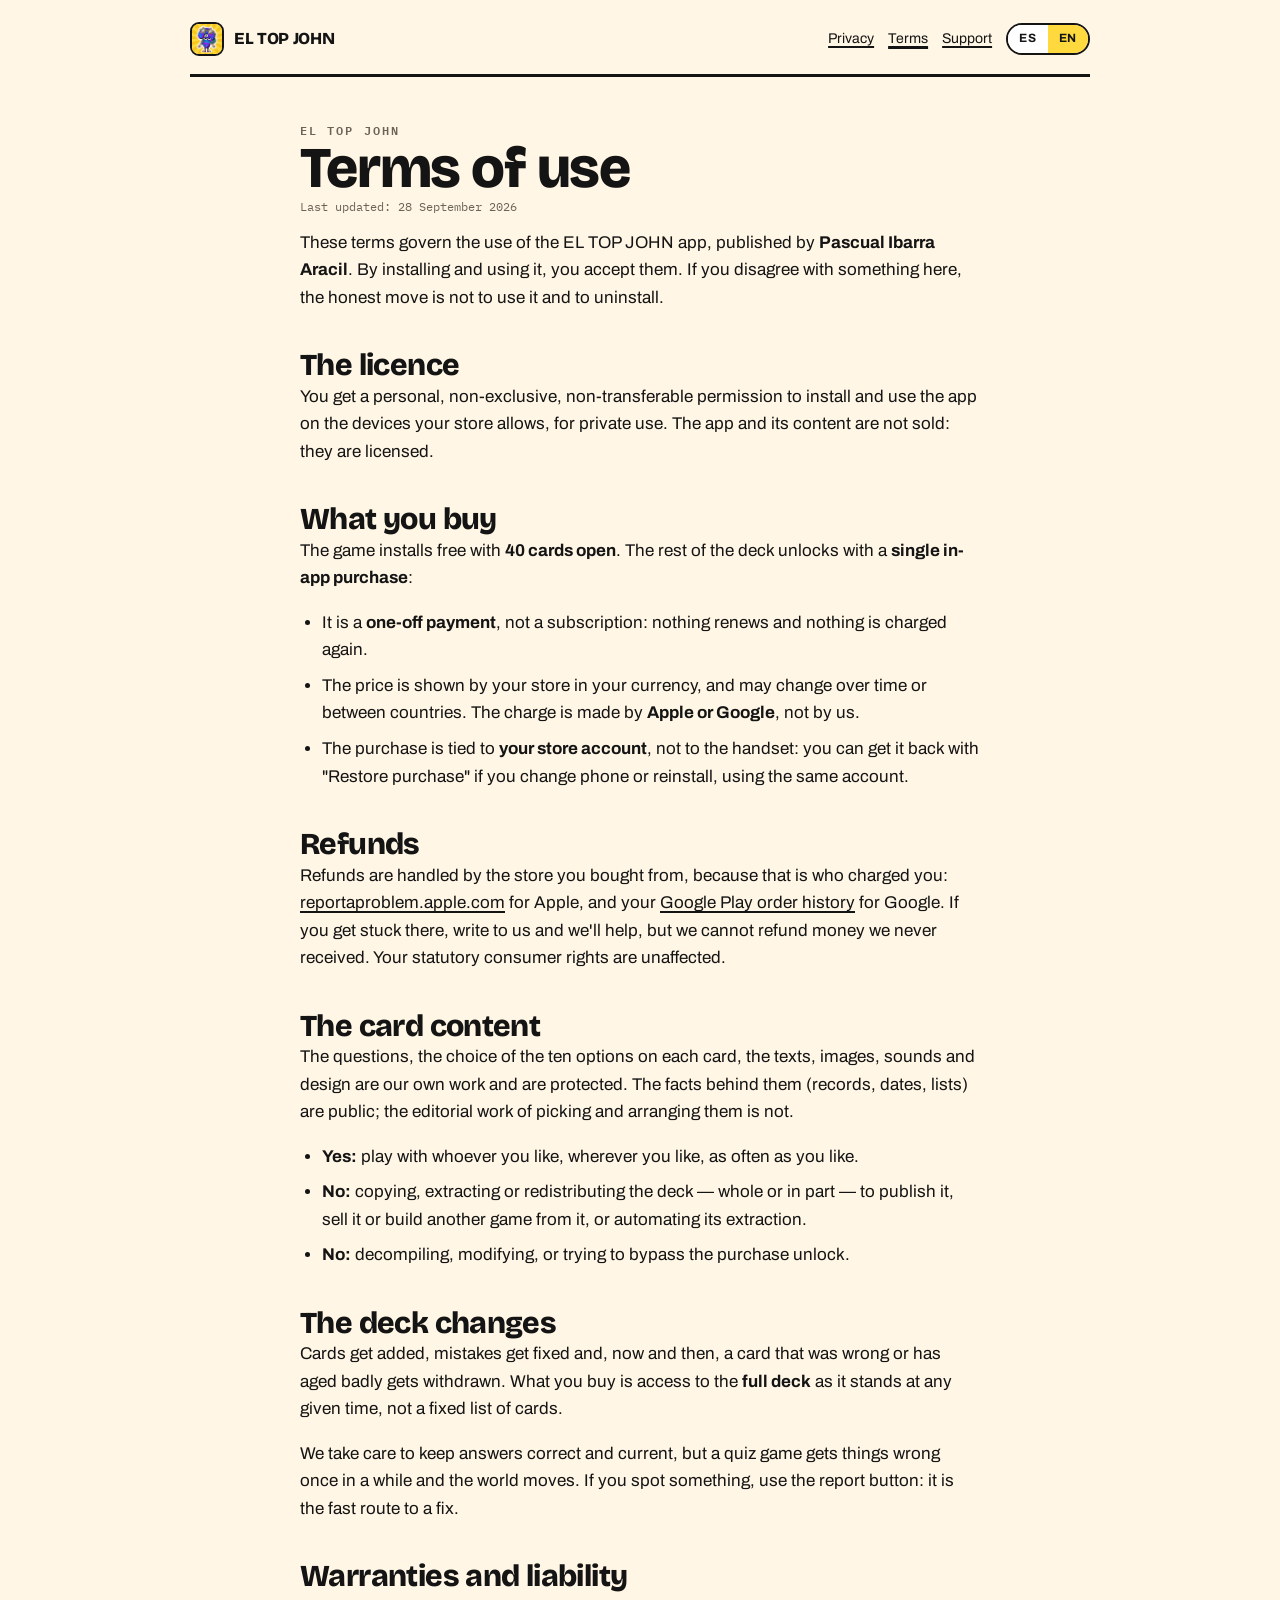
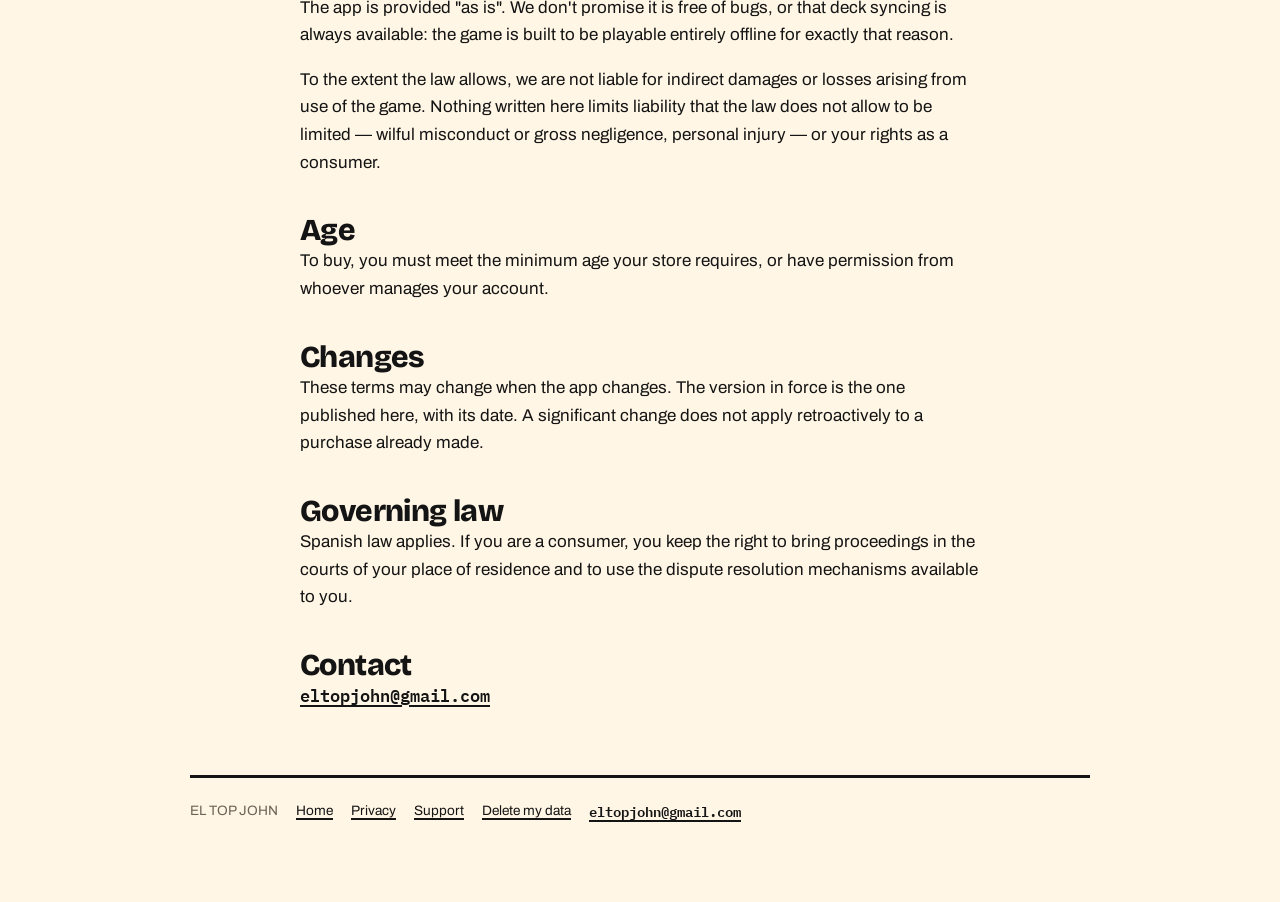
<file: terminos.html>
<!doctype html>
<html lang="es" data-lang="es">
<head>
<meta charset="utf-8">
<meta name="viewport" content="width=device-width, initial-scale=1">
<title data-es="Términos de uso — EL TOP JOHN" data-en="Terms of use — EL TOP JOHN">Términos de uso — EL TOP JOHN</title>
<meta name="description" content="Condiciones de uso de EL TOP JOHN: qué se compra, cómo se restaura, qué se puede hacer con las cartas y qué no.">
<meta name="theme-color" content="#FFD93D">
<link rel="icon" href="assets/favicon.png">
<link rel="apple-touch-icon" href="assets/icon.png">
<link rel="preconnect" href="https://fonts.googleapis.com">
<link rel="preconnect" href="https://fonts.gstatic.com" crossorigin>
<link rel="stylesheet" href="https://fonts.googleapis.com/css2?family=Bricolage+Grotesque:opsz,wght@12..96,600;12..96,800&family=Archivo:wght@400;500;600;700&family=IBM+Plex+Mono:wght@400;600&display=swap">
<link rel="stylesheet" href="assets/styles.css">
<script>(function(){try{var p=new URLSearchParams(location.search).get('lang'),s=localStorage.getItem('eltopjohn.web.lang'),n=(navigator.language||'es').slice(0,2),l=p||s||(n==='en'?'en':'es');document.documentElement.setAttribute('data-lang',l==='en'?'en':'es');}catch(e){}})();</script>
</head>
<body>

<header class="bar wrap">
  <a class="brand" href="./"><img src="assets/icon.png" alt=""> EL TOP JOHN</a>
  <nav>
    <a href="privacidad.html"><span lang="es">Privacidad</span><span lang="en">Privacy</span></a>
    <a href="terminos.html" aria-current="page"><span lang="es">Términos</span><span lang="en">Terms</span></a>
    <a href="soporte.html"><span lang="es">Soporte</span><span lang="en">Support</span></a>
  </nav>
  <div class="langs">
    <button type="button" data-set-lang="es" aria-pressed="true">ES</button>
    <button type="button" data-set-lang="en" aria-pressed="false">EN</button>
  </div>
</header>

<main class="wrap prose legal">

<article lang="es">
  <p class="eyebrow">EL TOP JOHN</p>
  <h1>Términos de uso</h1>
  <p class="updated">Última actualización: 28 de septiembre de 2026</p>

  <p>Estas condiciones regulan el uso de la aplicación EL TOP JOHN, publicada por <strong>Pascual Ibarra Aracil</strong>. Al instalarla y usarla, las aceptas. Si no estás de acuerdo con algo, lo honesto es no usarla y desinstalarla.</p>

  <h2>La licencia</h2>
  <p>Te damos un permiso personal, no exclusivo y no transferible para instalar y usar la app en los dispositivos que permita tu tienda, para uso privado. La app y su contenido no se venden: se licencian.</p>

  <h2>Qué se compra</h2>
  <p>El juego se instala gratis con <strong>40 cartas abiertas</strong>. El resto del mazo se abre con una <strong>compra única</strong> dentro de la app:</p>
  <ul>
    <li>Es un <strong>pago único</strong>, no una suscripción: no se renueva ni se cobra otra vez.</li>
    <li>El precio lo muestra tu tienda en tu moneda, y puede cambiar con el tiempo o entre países. El cobro lo hace <strong>Apple o Google</strong>, no nosotros.</li>
    <li>La compra queda ligada a <strong>tu cuenta de la tienda</strong>, no al teléfono: puedes recuperarla con «Restaurar compra» si cambias de móvil o reinstalas, siempre con la misma cuenta.</li>
  </ul>

  <h2>Devoluciones</h2>
  <p>Las devoluciones las gestiona la tienda donde compraste, porque es quien cobra: <a href="https://reportaproblem.apple.com">reportaproblem.apple.com</a> en el caso de Apple, y el <a href="https://play.google.com/store/account/orderhistory">historial de pedidos de Google Play</a> en el de Google. Si te atascas ahí, escríbenos y te echamos una mano, pero no podemos devolver un dinero que no hemos cobrado nosotros. Tus derechos como consumidor no se ven afectados por esto.</p>

  <h2>El contenido de las cartas</h2>
  <p>Las preguntas, la selección de las diez opciones de cada carta, los textos, las imágenes, los sonidos y el diseño son obra propia y están protegidos. Los datos que hay detrás (récords, fechas, listas) son públicos; el trabajo editorial de elegirlos y ordenarlos, no.</p>
  <ul>
    <li><strong>Sí:</strong> jugar con quien quieras, donde quieras, cuantas veces quieras.</li>
    <li><strong>No:</strong> copiar, extraer o redistribuir el mazo —entero o por partes— para publicarlo, venderlo o montar otro juego, ni automatizar su extracción.</li>
    <li><strong>No:</strong> descompilar, modificar o intentar saltarse el desbloqueo de la compra.</li>
  </ul>

  <h2>El mazo cambia</h2>
  <p>Se añaden cartas, se corrigen fallos y, de vez en cuando, se retira alguna que estaba mal o que se ha quedado vieja. Lo que compras es el acceso al <strong>mazo completo</strong>, tal y como esté en cada momento, no una lista cerrada de cartas.</p>
  <p>Ponemos cuidado en que las respuestas sean correctas y estén al día, pero un juego de preguntas se equivoca de vez en cuando y el mundo cambia. Si ves algo mal, usa el botón de reportar: es la vía rápida para corregirlo.</p>

  <h2>Garantías y responsabilidad</h2>
  <p>La app se ofrece «tal cual». No prometemos que esté libre de fallos ni que la sincronización del mazo esté siempre disponible: el juego está hecho para poder jugarse entero sin conexión, precisamente por eso.</p>
  <p>En la medida en que lo permita la ley, no respondemos de daños indirectos ni de pérdidas derivadas del uso del juego. Nada de lo aquí escrito limita la responsabilidad que la ley no deja limitar —dolo o negligencia grave, daños personales— ni tus derechos como consumidor.</p>

  <h2>Edad</h2>
  <p>Para comprar hace falta cumplir la edad mínima que exija tu tienda, o contar con el permiso de quien te la gestione.</p>

  <h2>Cambios</h2>
  <p>Estas condiciones pueden cambiar si cambia la app. La versión vigente es la publicada aquí, con su fecha. Un cambio importante no se aplica con efectos retroactivos a una compra ya hecha.</p>

  <h2>Ley aplicable</h2>
  <p>Se aplica la ley española. Si eres consumidor, conservas el derecho a acudir a los tribunales de tu lugar de residencia y a los mecanismos de resolución de conflictos que te correspondan.</p>

  <h2>Contacto</h2>
  <p><a class="mail" href="mailto:eltopjohn@gmail.com">eltopjohn@gmail.com</a></p>
</article>

<article lang="en">
  <p class="eyebrow">EL TOP JOHN</p>
  <h1>Terms of use</h1>
  <p class="updated">Last updated: 28 September 2026</p>

  <p>These terms govern the use of the EL TOP JOHN app, published by <strong>Pascual Ibarra Aracil</strong>. By installing and using it, you accept them. If you disagree with something here, the honest move is not to use it and to uninstall.</p>

  <h2>The licence</h2>
  <p>You get a personal, non-exclusive, non-transferable permission to install and use the app on the devices your store allows, for private use. The app and its content are not sold: they are licensed.</p>

  <h2>What you buy</h2>
  <p>The game installs free with <strong>40 cards open</strong>. The rest of the deck unlocks with a <strong>single in-app purchase</strong>:</p>
  <ul>
    <li>It is a <strong>one-off payment</strong>, not a subscription: nothing renews and nothing is charged again.</li>
    <li>The price is shown by your store in your currency, and may change over time or between countries. The charge is made by <strong>Apple or Google</strong>, not by us.</li>
    <li>The purchase is tied to <strong>your store account</strong>, not to the handset: you can get it back with "Restore purchase" if you change phone or reinstall, using the same account.</li>
  </ul>

  <h2>Refunds</h2>
  <p>Refunds are handled by the store you bought from, because that is who charged you: <a href="https://reportaproblem.apple.com">reportaproblem.apple.com</a> for Apple, and your <a href="https://play.google.com/store/account/orderhistory">Google Play order history</a> for Google. If you get stuck there, write to us and we'll help, but we cannot refund money we never received. Your statutory consumer rights are unaffected.</p>

  <h2>The card content</h2>
  <p>The questions, the choice of the ten options on each card, the texts, images, sounds and design are our own work and are protected. The facts behind them (records, dates, lists) are public; the editorial work of picking and arranging them is not.</p>
  <ul>
    <li><strong>Yes:</strong> play with whoever you like, wherever you like, as often as you like.</li>
    <li><strong>No:</strong> copying, extracting or redistributing the deck — whole or in part — to publish it, sell it or build another game from it, or automating its extraction.</li>
    <li><strong>No:</strong> decompiling, modifying, or trying to bypass the purchase unlock.</li>
  </ul>

  <h2>The deck changes</h2>
  <p>Cards get added, mistakes get fixed and, now and then, a card that was wrong or has aged badly gets withdrawn. What you buy is access to the <strong>full deck</strong> as it stands at any given time, not a fixed list of cards.</p>
  <p>We take care to keep answers correct and current, but a quiz game gets things wrong once in a while and the world moves. If you spot something, use the report button: it is the fast route to a fix.</p>

  <h2>Warranties and liability</h2>
  <p>The app is provided "as is". We don't promise it is free of bugs, or that deck syncing is always available: the game is built to be playable entirely offline for exactly that reason.</p>
  <p>To the extent the law allows, we are not liable for indirect damages or losses arising from use of the game. Nothing written here limits liability that the law does not allow to be limited — wilful misconduct or gross negligence, personal injury — or your rights as a consumer.</p>

  <h2>Age</h2>
  <p>To buy, you must meet the minimum age your store requires, or have permission from whoever manages your account.</p>

  <h2>Changes</h2>
  <p>These terms may change when the app changes. The version in force is the one published here, with its date. A significant change does not apply retroactively to a purchase already made.</p>

  <h2>Governing law</h2>
  <p>Spanish law applies. If you are a consumer, you keep the right to bring proceedings in the courts of your place of residence and to use the dispute resolution mechanisms available to you.</p>

  <h2>Contact</h2>
  <p><a class="mail" href="mailto:eltopjohn@gmail.com">eltopjohn@gmail.com</a></p>
</article>

</main>

<footer class="foot wrap">
  <span>EL TOP JOHN</span>
  <a href="./"><span lang="es">Inicio</span><span lang="en">Home</span></a>
  <a href="privacidad.html"><span lang="es">Privacidad</span><span lang="en">Privacy</span></a>
  <a href="soporte.html"><span lang="es">Soporte</span><span lang="en">Support</span></a>
  <a href="eliminar-datos.html"><span lang="es">Borrar mis datos</span><span lang="en">Delete my data</span></a>
  <a class="mail" href="mailto:eltopjohn@gmail.com">eltopjohn@gmail.com</a>
</footer>

<script src="assets/lang.js"></script>
</body>
</html>
</file>
<file: assets/styles.css>
/* EL TOP JOHN — web pública. Misma paleta que el tema «papel» del juego:
   fondo crema, tinta negra, bordes de 3 px y sombra dura desplazada. */

:root {
  --ground: #FFF6E5;
  --ground-deep: #F5E7CE;
  --surface: #FFFFFF;
  --line: #141414;
  --shadow: #141414;
  --ink: #141414;
  --muted: #6B6357;
  --rule: #E3D6BF;

  --yellow: #FFD93D;
  --coral: #FF6B5A;
  --sky: #7CC7F0;
  --mint: #8BE3A8;
  --lilac: #B9A5F2;

  --yellow-ink: #8A5B00;
  --coral-ink: #C6301C;
  --sky-ink: #0E6B9E;
  --mint-ink: #1E7A46;

  --shadow-size: 5px;
  --radius: 14px;
}

@media (prefers-color-scheme: dark) {
  :root {
    --ground: #14110B;
    --ground-deep: #0D0B07;
    --surface: #211D15;
    --line: #F2E8D6;
    --shadow: #57503D;
    --ink: #F5EEE0;
    --muted: #A79B85;
    --rule: #3A3428;

    --yellow-ink: #FFD93D;
    --coral-ink: #FF8E80;
    --sky-ink: #7CC7F0;
    --mint-ink: #8BE3A8;
  }
}

* { box-sizing: border-box; }

body {
  background: var(--ground);
  color: var(--ink);
  font-family: "Archivo", "Helvetica Neue", Arial, sans-serif;
  font-size: 17px;
  line-height: 1.62;
  margin: 0;
  padding: 0 20px 80px;
  -webkit-font-smoothing: antialiased;
}

.wrap { max-width: 900px; margin: 0 auto; }
.prose { max-width: 68ch; }

h1, h2, h3 {
  font-family: "Bricolage Grotesque", "Archivo", Arial, sans-serif;
  font-weight: 800;
  letter-spacing: -0.02em;
  text-wrap: balance;
  margin: 0;
}
h1 { font-size: clamp(2.2rem, 6.4vw, 3.6rem); line-height: 0.98; }
h2 { font-size: clamp(1.35rem, 3.4vw, 1.9rem); line-height: 1.1; }
h3 { font-size: 1.08rem; line-height: 1.3; letter-spacing: -0.01em; }

p { margin: 0 0 1em; }
p:last-child { margin-bottom: 0; }

a { color: inherit; text-underline-offset: 3px; text-decoration-thickness: 2px; }
a:focus-visible, button:focus-visible {
  outline: 3px solid var(--sky-ink);
  outline-offset: 3px;
}

/* Idioma: cada página lleva las dos versiones y se enseña una. */
html[data-lang="es"] [lang="en"] { display: none !important; }
html[data-lang="en"] [lang="es"] { display: none !important; }

.eyebrow {
  font-family: "IBM Plex Mono", ui-monospace, monospace;
  font-size: 0.72rem;
  font-weight: 600;
  letter-spacing: 0.18em;
  text-transform: uppercase;
  color: var(--muted);
  margin: 0;
}

/* ---------- Barra de arriba ---------- */

.bar {
  display: flex;
  align-items: center;
  gap: 14px;
  flex-wrap: wrap;
  padding: 22px 0 18px;
  border-bottom: 3px solid var(--line);
}

.brand {
  display: flex;
  align-items: center;
  gap: 10px;
  text-decoration: none;
  font-family: "Bricolage Grotesque", "Archivo", Arial, sans-serif;
  font-weight: 800;
  letter-spacing: -0.02em;
  font-size: 1.05rem;
}
.brand img {
  width: 34px;
  height: 34px;
  border: 2px solid var(--line);
  border-radius: 9px;
  display: block;
}

.bar nav {
  margin-left: auto;
  display: flex;
  gap: 6px 14px;
  flex-wrap: wrap;
  font-size: 0.88rem;
}
.bar nav a[aria-current="page"] { text-decoration-thickness: 3px; }

.langs { display: flex; border: 2px solid var(--line); border-radius: 999px; overflow: hidden; }
.langs button {
  font: inherit;
  font-size: 0.75rem;
  font-weight: 700;
  letter-spacing: 0.06em;
  text-transform: uppercase;
  padding: 4px 11px;
  border: 0;
  background: var(--surface);
  color: var(--ink);
  cursor: pointer;
}
.langs button[aria-pressed="true"] { background: var(--yellow); color: #141414; }

/* ---------- Portada ---------- */

.hero { padding: 56px 0 8px; display: flex; flex-direction: column; gap: 20px; }
.hero .tagline {
  font-size: clamp(1.05rem, 2.1vw, 1.3rem);
  line-height: 1.45;
  max-width: 52ch;
  margin: 0;
}

.stores { display: flex; flex-wrap: wrap; gap: 12px; }
.store {
  display: inline-flex;
  flex-direction: column;
  gap: 1px;
  border: 3px solid var(--line);
  border-radius: var(--radius);
  box-shadow: var(--shadow-size) var(--shadow-size) 0 var(--shadow);
  background: var(--yellow);
  color: #141414;
  padding: 10px 18px;
  text-decoration: none;
  font-weight: 700;
}
.store small {
  font-family: "IBM Plex Mono", ui-monospace, monospace;
  font-size: 0.66rem;
  letter-spacing: 0.12em;
  text-transform: uppercase;
  font-weight: 600;
  opacity: 0.72;
}
.store.soon { background: var(--ground-deep); color: var(--ink); box-shadow: none; border-style: dashed; }

.shots {
  display: grid;
  grid-template-columns: repeat(auto-fit, minmax(180px, 1fr));
  gap: 16px;
  margin: 0;
  padding: 0;
  list-style: none;
}
.shots img {
  width: 100%;
  height: auto;
  display: block;
  border: 3px solid var(--line);
  border-radius: var(--radius);
  box-shadow: var(--shadow-size) var(--shadow-size) 0 var(--shadow);
  background: var(--surface);
}

/* ---------- Secciones y cajas ---------- */

section { padding-top: 52px; display: flex; flex-direction: column; gap: 18px; }

.box {
  background: var(--surface);
  border: 3px solid var(--line);
  border-radius: var(--radius);
  box-shadow: var(--shadow-size) var(--shadow-size) 0 var(--shadow);
  padding: 20px 22px;
}
.box > :first-child { margin-top: 0; }
.box.fill-yellow { background: var(--yellow); color: #141414; }
.box.fill-sky    { background: var(--sky);    color: #141414; }
.box.fill-mint   { background: var(--mint);   color: #141414; }
.box.fill-coral  { background: var(--coral);  color: #141414; }
.box.fill-deep   { background: var(--ground-deep); }
.box h2, .box h3 { margin-bottom: 10px; }

.cards2 { display: grid; gap: 16px; }
@media (min-width: 700px) { .cards2 { grid-template-columns: 1fr 1fr; } }

ul.plain { list-style: none; margin: 0; padding: 0; display: grid; gap: 10px; }
ul.plain > li { padding-left: 22px; position: relative; }
ul.plain > li::before {
  content: "▸";
  position: absolute;
  left: 0;
  color: var(--yellow-ink);
  font-weight: 700;
}
ul.plain > li.no::before { content: "✕"; color: var(--coral-ink); }
ul.plain > li.si::before { content: "✓"; color: var(--mint-ink); }

/* ---------- Páginas legales ---------- */

.legal { padding-top: 44px; }
.legal h2 { margin-top: 38px; }
.legal h3 { margin-top: 24px; }
.legal ul { padding-left: 22px; }
.legal li { margin-bottom: 8px; }
.legal .updated {
  font-family: "IBM Plex Mono", ui-monospace, monospace;
  font-size: 0.78rem;
  color: var(--muted);
}
.legal dt { font-weight: 700; margin-top: 14px; }
.legal dd { margin: 4px 0 0; }

.mail {
  font-family: "IBM Plex Mono", ui-monospace, monospace;
  font-weight: 600;
  word-break: break-all;
}

.scroller { overflow-x: auto; }
table {
  width: 100%;
  border-collapse: collapse;
  background: var(--surface);
  border: 3px solid var(--line);
  border-radius: var(--radius);
  overflow: hidden;
  font-size: 0.92rem;
  min-width: 480px;
}
th, td { text-align: left; padding: 10px 13px; border-bottom: 2px solid var(--rule); vertical-align: top; }
thead th {
  background: var(--ground-deep);
  font-family: "IBM Plex Mono", ui-monospace, monospace;
  font-size: 0.7rem;
  letter-spacing: 0.1em;
  text-transform: uppercase;
  border-bottom: 3px solid var(--line);
}
tbody tr:last-child td { border-bottom: none; }

details.faq {
  border: 3px solid var(--line);
  border-radius: var(--radius);
  background: var(--surface);
  padding: 14px 18px;
}
details.faq + details.faq { margin-top: 12px; }
details.faq summary { font-weight: 700; cursor: pointer; }
details.faq[open] summary { margin-bottom: 10px; }

footer.foot {
  margin-top: 64px;
  padding-top: 22px;
  border-top: 3px solid var(--line);
  display: flex;
  flex-wrap: wrap;
  gap: 8px 18px;
  font-size: 0.85rem;
  color: var(--muted);
}
footer.foot a { color: var(--ink); }
</file>
